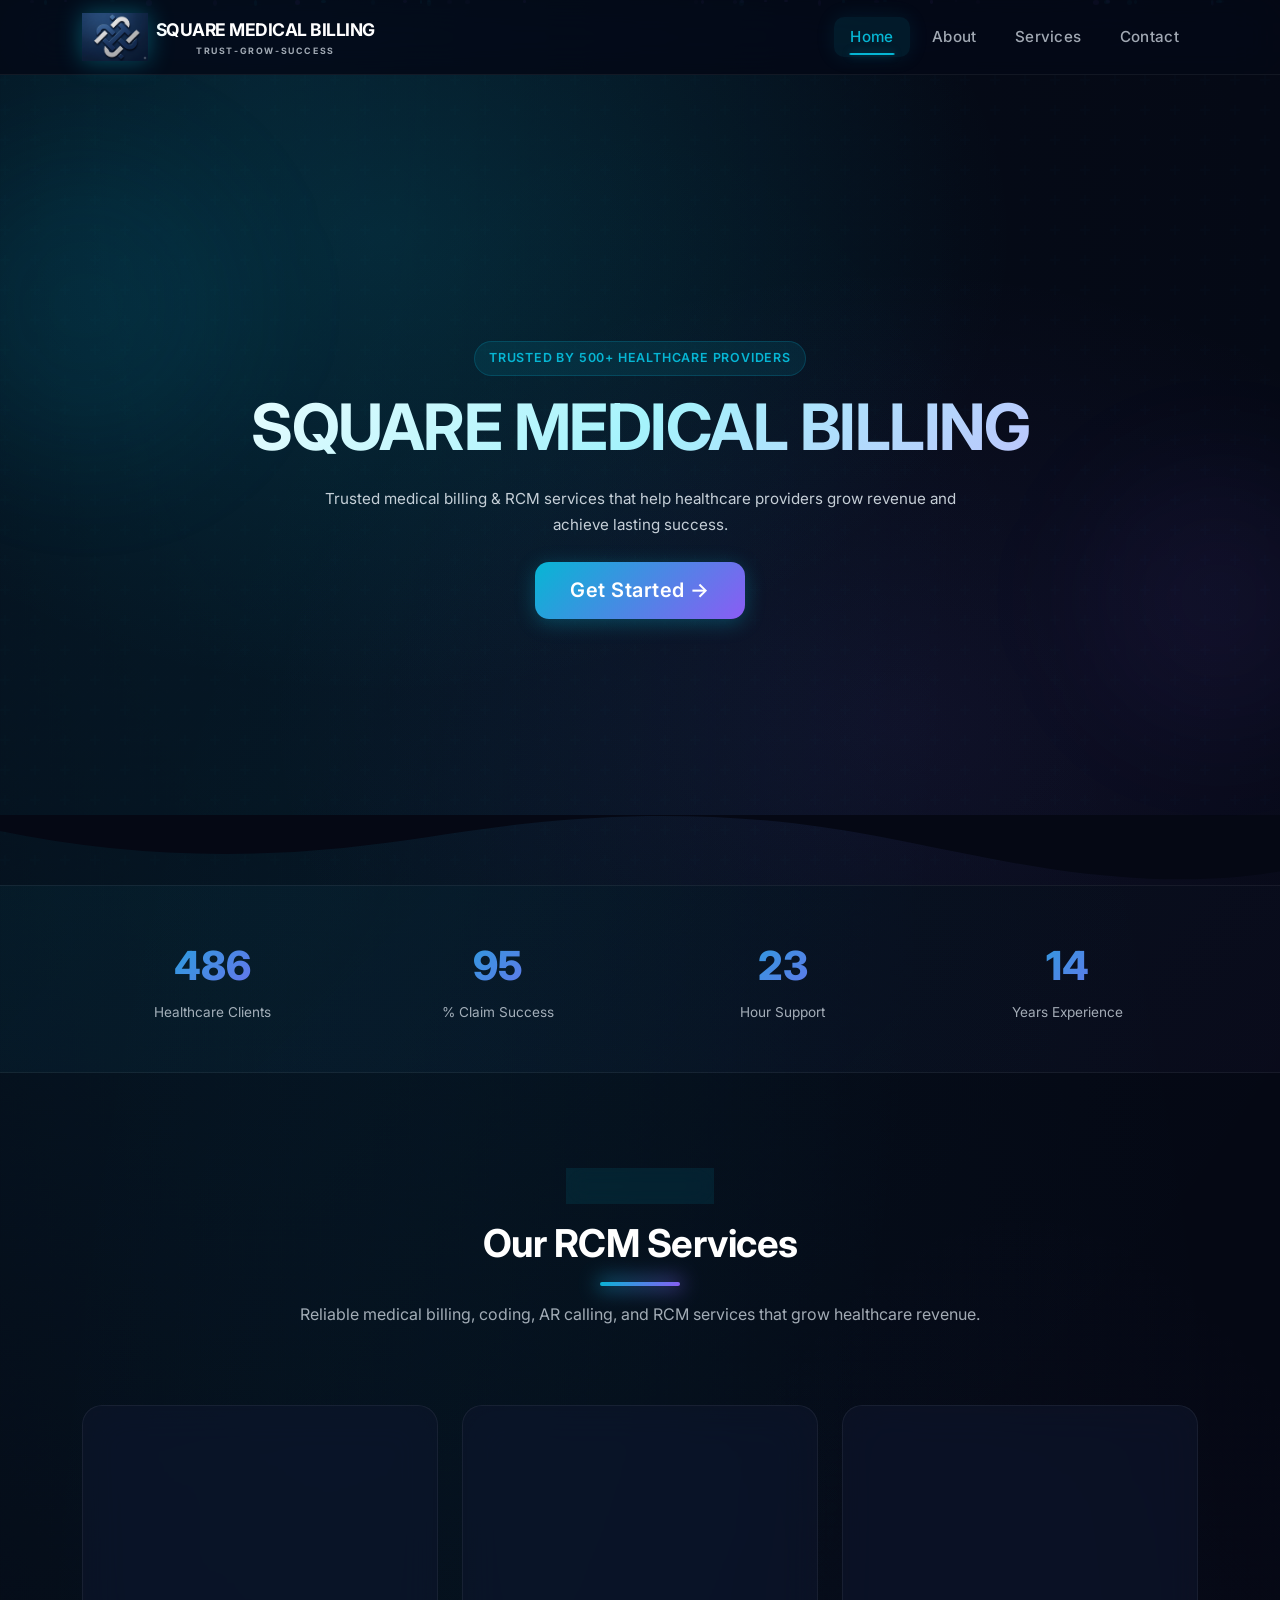
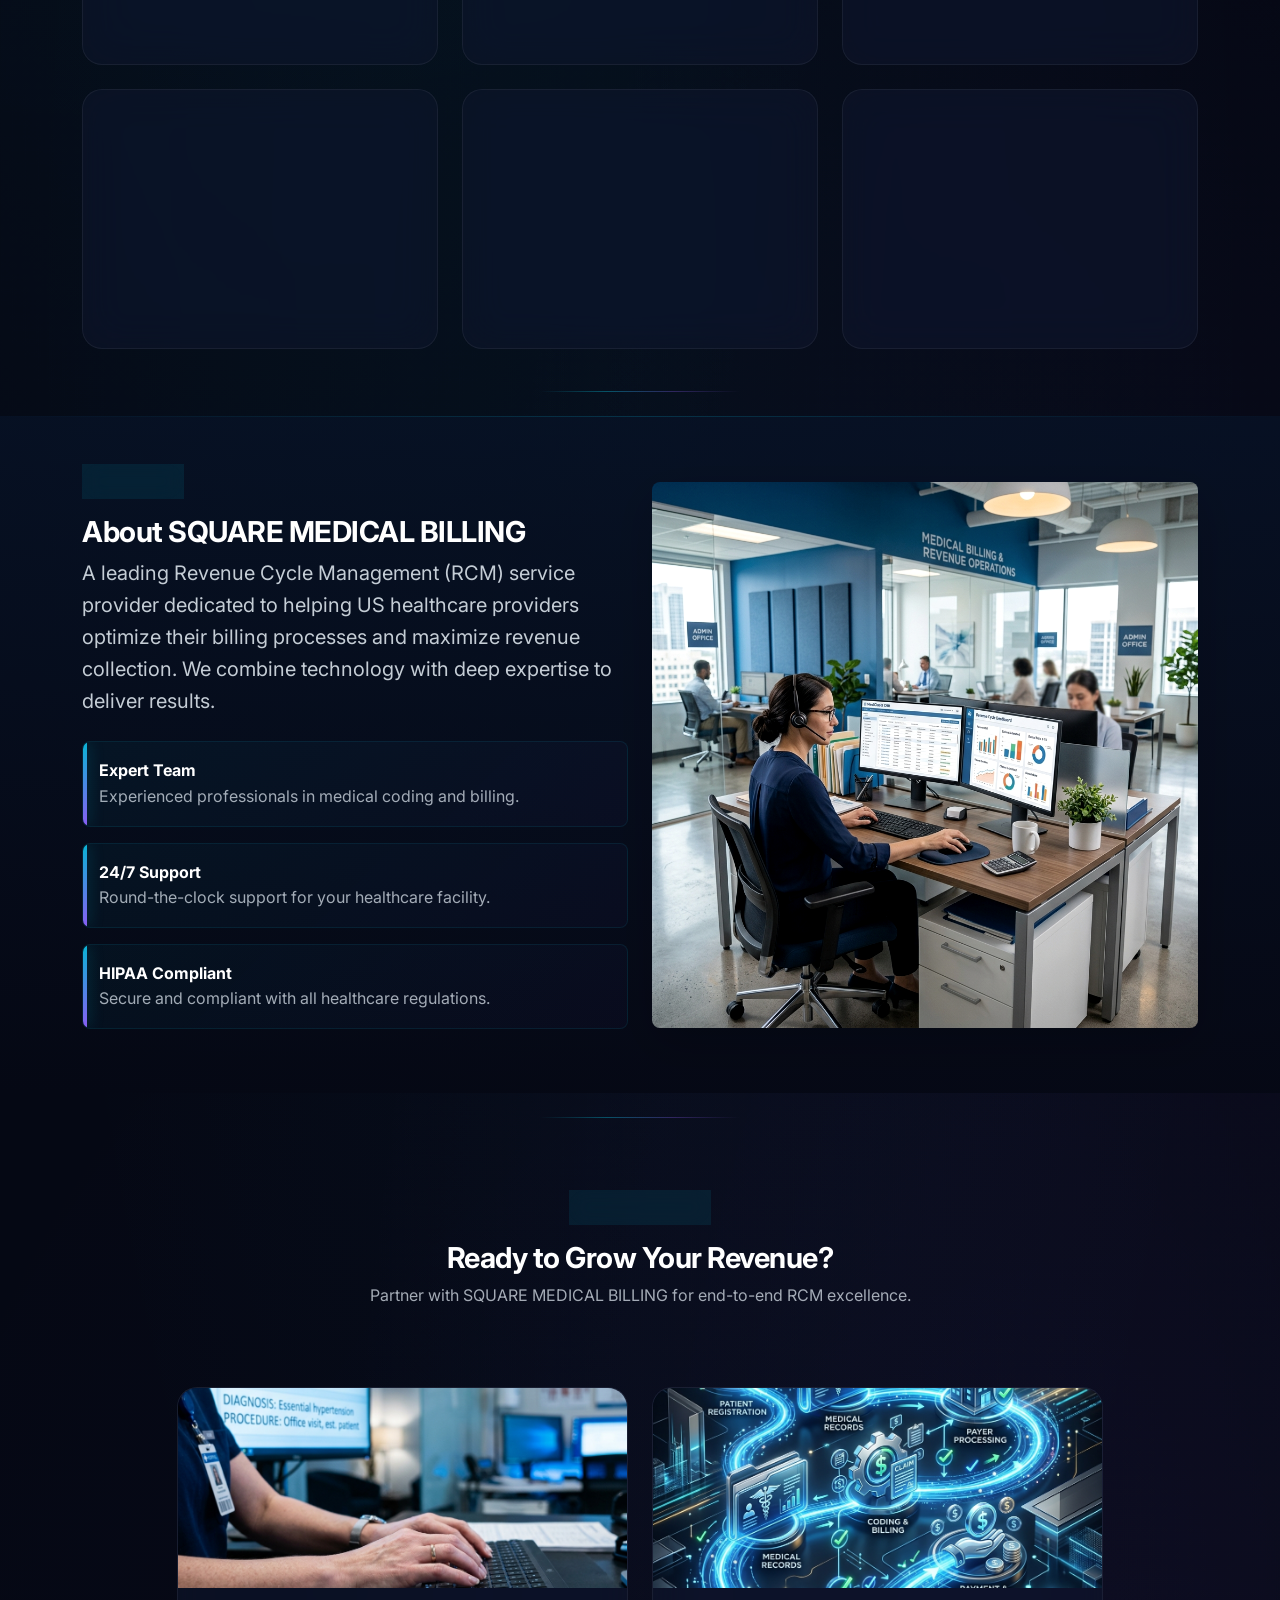
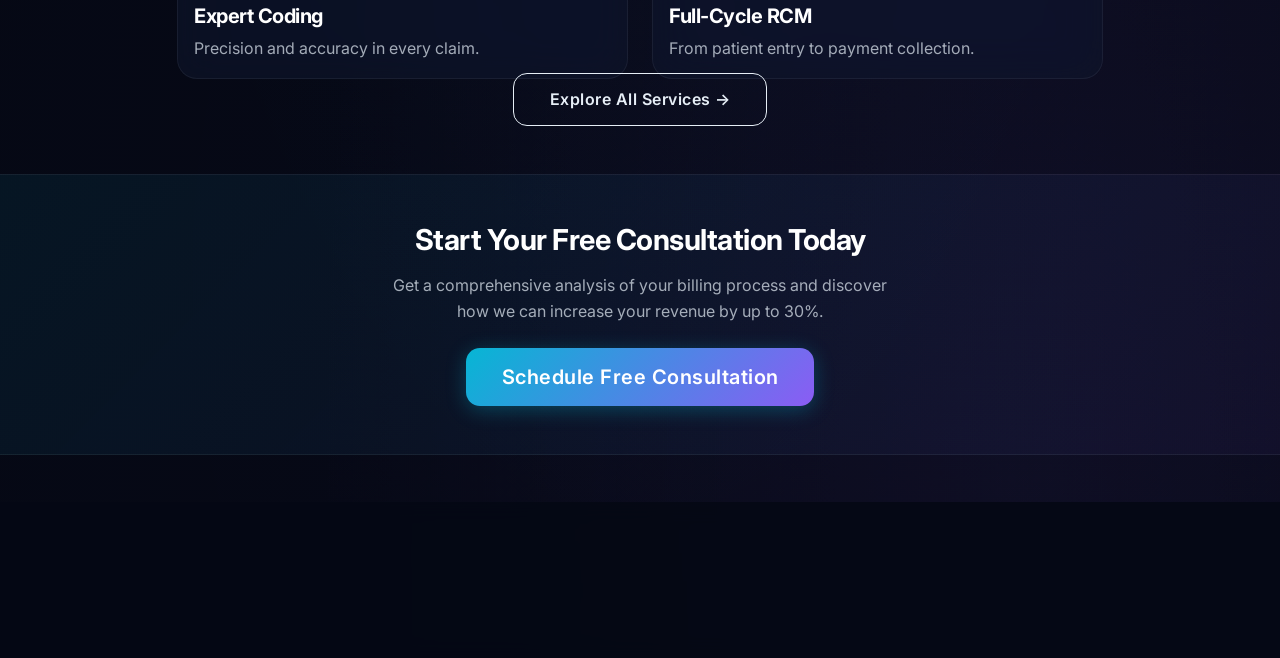
<file: index.html>
<!doctype html>
<html lang="en">
  <head>
    <meta charset="utf-8" />
    <meta name="viewport" content="width=device-width, initial-scale=1" />
    <title>SQUARE MEDICAL BILLING</title>
    <meta name="description" content="Square Medical Billing provides trusted medical billing, coding, AR calling, and Revenue Cycle Management (RCM) services to help US healthcare providers optimize revenue and grow their practice.">
    <link href="https://cdn.jsdelivr.net/npm/bootstrap@5.3.2/dist/css/bootstrap.min.css" rel="stylesheet">
    <link href="https://fonts.googleapis.com/css2?family=Inter:wght@300;400;500;600;700;800&display=swap" rel="stylesheet">
    <link rel="stylesheet" href="styles.css">
</head>
  <body>
    <!-- Animated Background Mesh -->
    <div class="bg-mesh"></div>

    <!-- Preloader -->
    <div id="preloader" style="position:fixed;top:0;left:0;width:100%;height:100%;background:var(--bg);z-index:9999;display:flex;align-items:center;justify-content:center;flex-direction:column;">
      <div style="width:50px;height:50px;border:3px solid rgba(6,182,212,0.2);border-top-color:var(--cyan);border-radius:50%;animation:spin 1s linear infinite;"></div>
      <p style="margin-top:1rem;color:var(--text-secondary);font-size:0.9rem;">Loading...</p>
      <style>@keyframes spin{to{transform:rotate(360deg);}}</style>
    </div>

    <nav class="navbar navbar-expand-lg navbar-dark sticky-top border-bottom">
      <div class="container">
        <a class="navbar-brand d-flex align-items-center" href="index.html">
          <img src="src/assets/logo.png" alt="logo" height="48" class="me-2">
          <div class="text-center">
            <div class="fw-bold small">SQUARE MEDICAL BILLING</div>
            <div class="text-muted tiny d-block text-center">TRUST-GROW-SUCCESS</div>
          </div>
        </a>
        <button class="navbar-toggler" type="button" data-bs-toggle="collapse" data-bs-target="#nav" aria-controls="nav" aria-expanded="false">
          <span class="navbar-toggler-icon"></span>
        </button>
        <div class="collapse navbar-collapse" id="nav">
          <ul class="navbar-nav ms-auto">
            <li class="nav-item"><a class="nav-link active" href="index.html">Home</a></li>
            <li class="nav-item"><a class="nav-link" href="about.html">About</a></li>
            <li class="nav-item"><a class="nav-link" href="services.html">Services</a></li>
            <li class="nav-item"><a class="nav-link" href="contact.html">Contact</a></li>
          </ul>
        </div>
      </div>
    </nav>

    <header class="hero text-center text-white d-flex align-items-center">
      <div class="hero-bg"></div>
      <div class="container">
        <div class="reveal-scale">
          <span class="badge-glow mb-3 d-inline-block">Trusted by 500+ Healthcare Providers</span>
          <h1 class="display-5 fw-bold mb-4">SQUARE MEDICAL BILLING</h1>
          <p class="lead page-tagline mb-4 mx-auto" style="max-width: 650px;">Trusted medical billing &amp; RCM services that help healthcare providers grow revenue and achieve lasting success.</p>
          <a href="contact.html" class="btn btn-cyan btn-lg">Get Started →</a>
        </div>
      </div>
      <!-- Wave Bottom -->
      <div class="wave-bottom">
        <svg data-name="Layer 1" xmlns="http://www.w3.org/2000/svg" viewBox="0 0 1200 120" preserveAspectRatio="none">
          <path d="M321.39,56.44c58-10.79,114.16-30.13,172-41.86,82.39-16.72,168.19-17.73,250.45-.39C823.78,31,906.67,72,985.66,92.83c70.05,18.48,146.53,26.09,214.34,3V0H0V27.35A600.21,600.21,0,0,0,321.39,56.44Z" class="shape-fill"></path>
        </svg>
      </div>
    </header>

    <!-- Stats Section -->
    <section class="stats-section py-4">
      <div class="container">
        <div class="row g-4">
          <div class="col-6 col-md-3">
            <div class="stat-item reveal stagger-1">
              <span class="stat-number" data-target="500">0</span>
              <div class="stat-label">Healthcare Clients</div>
            </div>
          </div>
          <div class="col-6 col-md-3">
            <div class="stat-item reveal stagger-2">
              <span class="stat-number" data-target="98">0</span>
              <div class="stat-label">% Claim Success</div>
            </div>
          </div>
          <div class="col-6 col-md-3">
            <div class="stat-item reveal stagger-3">
              <span class="stat-number" data-target="24">0</span>
              <div class="stat-label">Hour Support</div>
            </div>
          </div>
          <div class="col-6 col-md-3">
            <div class="stat-item reveal stagger-4">
              <span class="stat-number" data-target="15">0</span>
              <div class="stat-label">Years Experience</div>
            </div>
          </div>
        </div>
      </div>
    </section>

    <main class="py-5">
      <section class="container py-5">
        <div class="text-center mb-5">
          <span class="badge-glow mb-3 d-inline-block">What We Offer</span>
          <h2 class="text-white reveal">Our RCM Services</h2>
          <div class="underline mx-auto my-3"></div>
          <p class="text-muted reveal stagger-1">Reliable medical billing, coding, AR calling, and RCM services that grow healthcare revenue.</p>
        </div>

        <div class="row g-4">
          <div class="col-sm-6 col-lg-4">
            <div class="card card-dark h-100 p-4 service-card reveal stagger-1">
              <div class="display-4">📋</div>
              <h5 class="mt-3">Medical Transcription</h5>
              <p class="text-muted">Accurate transcription of medical records and clinical documentation.</p>
            </div>
          </div>
          <div class="col-sm-6 col-lg-4">
            <div class="card card-dark h-100 p-4 service-card reveal stagger-2">
              <div class="display-4">👥</div>
              <h5 class="mt-3">Patient Details Entry</h5>
              <p class="text-muted">Comprehensive patient data capture and management for billing accuracy.</p>
            </div>
          </div>
          <div class="col-sm-6 col-lg-4">
            <div class="card card-dark h-100 p-4 service-card reveal stagger-3">
              <div class="display-4">💳</div>
              <h5 class="mt-3">Charge Entry</h5>
              <p class="text-muted">Accurate charge posting and service documentation for max reimbursement.</p>
            </div>
          </div>
          <div class="col-sm-6 col-lg-4">
            <div class="card card-dark h-100 p-4 service-card reveal stagger-4">
              <div class="display-4">🏥</div>
              <h5 class="mt-3">Medical Coding</h5>
              <p class="text-muted">Professional ICD-10 and CPT coding for optimal claim processing.</p>
            </div>
          </div>
          <div class="col-sm-6 col-lg-4">
            <div class="card card-dark h-100 p-4 service-card reveal stagger-5">
              <div class="display-4">💰</div>
              <h5 class="mt-3">Payment Processing</h5>
              <p class="text-muted">Efficient claims submission and payment reconciliation.</p>
            </div>
          </div>
          <div class="col-sm-6 col-lg-4">
            <div class="card card-dark h-100 p-4 service-card reveal stagger-6">
              <div class="display-4">📞</div>
              <h5 class="mt-3">AR Calling</h5>
              <p class="text-muted">Strategic accounts receivable follow-up to maximize collections.</p>
            </div>
          </div>
        </div>
      </section>

      <div class="section-divider my-4"></div>

      <section class="bg-darker py-5">
        <div class="container">
          <div class="row align-items-center">
            <div class="col-md-6 text-white">
              <span class="badge-glow mb-3 d-inline-block">About Us</span>
              <h3 class="reveal">About SQUARE MEDICAL BILLING</h3>
              <p class="lead text-muted reveal stagger-1">A leading Revenue Cycle Management (RCM) service provider dedicated to helping US healthcare providers optimize their billing processes and maximize revenue collection. We combine technology with deep expertise to deliver results.</p>
              <div class="mt-4">
                <div class="mb-3 highlight p-3 rounded-3 reveal stagger-1">
                  <div class="fw-bold">Expert Team</div>
                  <div class="text-muted">Experienced professionals in medical coding and billing.</div>
                </div>
                <div class="mb-3 highlight p-3 rounded-3 reveal stagger-2">
                  <div class="fw-bold">24/7 Support</div>
                  <div class="text-muted">Round-the-clock support for your healthcare facility.</div>
                </div>
                <div class="mb-3 highlight p-3 rounded-3 reveal stagger-3">
                  <div class="fw-bold">HIPAA Compliant</div>
                  <div class="text-muted">Secure and compliant with all healthcare regulations.</div>
                </div>
              </div>
            </div>
            <div class="col-md-6 text-center reveal-right">
              <img src="src/assets/hero.png" alt="Medical Billing Professional" class="img-fluid rounded-3 shadow-lg hero-img">
            </div>
          </div>
        </div>
      </section>

      <div class="section-divider my-4"></div>

      <section class="container py-5 text-center">
        <span class="badge-glow mb-3 d-inline-block">Let's Connect</span>
        <h3 class="text-white reveal">Ready to Grow Your Revenue?</h3>
        <p class="text-muted reveal stagger-1">Partner with SQUARE MEDICAL BILLING for end-to-end RCM excellence.</p>
        <div class="row g-4 justify-content-center mt-4">
          <div class="col-md-5">
            <div class="card card-dark overflow-hidden reveal-left stagger-1">
              <img src="src/assets/coding.png" class="card-img-top" alt="coding" style="height:200px;object-fit:cover;">
              <div class="card-body text-start">
                <h5 class="card-title text-white">Expert Coding</h5>
                <p class="card-text text-muted">Precision and accuracy in every claim.</p>
              </div>
            </div>
          </div>
          <div class="col-md-5">
            <div class="card card-dark overflow-hidden reveal-right stagger-2">
              <img src="src/assets/rcm.png" class="card-img-top" alt="rcm" style="height:200px;object-fit:cover;">
              <div class="card-body text-start">
                <h5 class="card-title text-white">Full-Cycle RCM</h5>
                <p class="card-text text-muted">From patient entry to payment collection.</p>
              </div>
            </div>
          </div>
        </div>
        <a class="btn btn-outline-cyan mt-4 reveal stagger-3" href="services.html">Explore All Services →</a>
      </section>

      <!-- CTA Section -->
      <section class="py-5" style="background: linear-gradient(135deg, rgba(6,182,212,0.08), rgba(139,92,246,0.05)); border-top: 1px solid var(--border); border-bottom: 1px solid var(--border);">
        <div class="container text-center">
          <div class="reveal">
            <h3 class="text-white mb-3">Start Your Free Consultation Today</h3>
            <p class="text-muted mb-4" style="max-width: 500px; margin: 0 auto;">Get a comprehensive analysis of your billing process and discover how we can increase your revenue by up to 30%.</p>
            <a href="contact.html" class="btn btn-cyan btn-lg">Schedule Free Consultation</a>
          </div>
        </div>
      </section>
    </main>

<footer class="py-4 border-top">
      <div class="container">
        <div class="row g-4">   
          <div class="col-md-4 text-center text-md-start">
            <div>
              <!-- Logo Image -->
              <img src="src/assets/logo.png" height="40" alt="logo" class="me-2">
              
              <!-- FIXED: Company Name now appears first -->
              <small class="d-block mt-1">© 2026 SQUARE MEDICAL BILLING. All rights reserved.</small>
              
              <!-- FIXED: Tagline now appears after the company name -->
              <small class="d-block text-muted tiny mt-1">TRUST-GROW-SUCCESS</small>
            </div>
          </div>
          <div class="col-md-4 text-center">
            <div class="d-flex justify-content-center gap-4">
              <a href="about.html" class="text-muted text-decoration-none hover-link">About Us</a>
              <a href="contact.html" class="text-muted text-decoration-none hover-link">Contact Us</a>
            </div>
          </div>
          <div class="col-md-4 text-center text-md-end">
            <div class="mt-3 mt-md-0">
              <small class="d-block">📞 +91 96008 29498 | +91 9080995606.</small>
              <small class="d-block mt-1">📧 office@squaremedicalbilling.in</small>
            </div>
          </div> 
        </div>
      </div>
    </footer>

    <script src="https://code.jquery.com/jquery-3.7.1.min.js"></script>
    <script src="https://cdn.jsdelivr.net/npm/bootstrap@5.3.2/dist/js/bootstrap.bundle.min.js"></script>
    <script src="main.js"></script>
  </body>
</html>
</file>
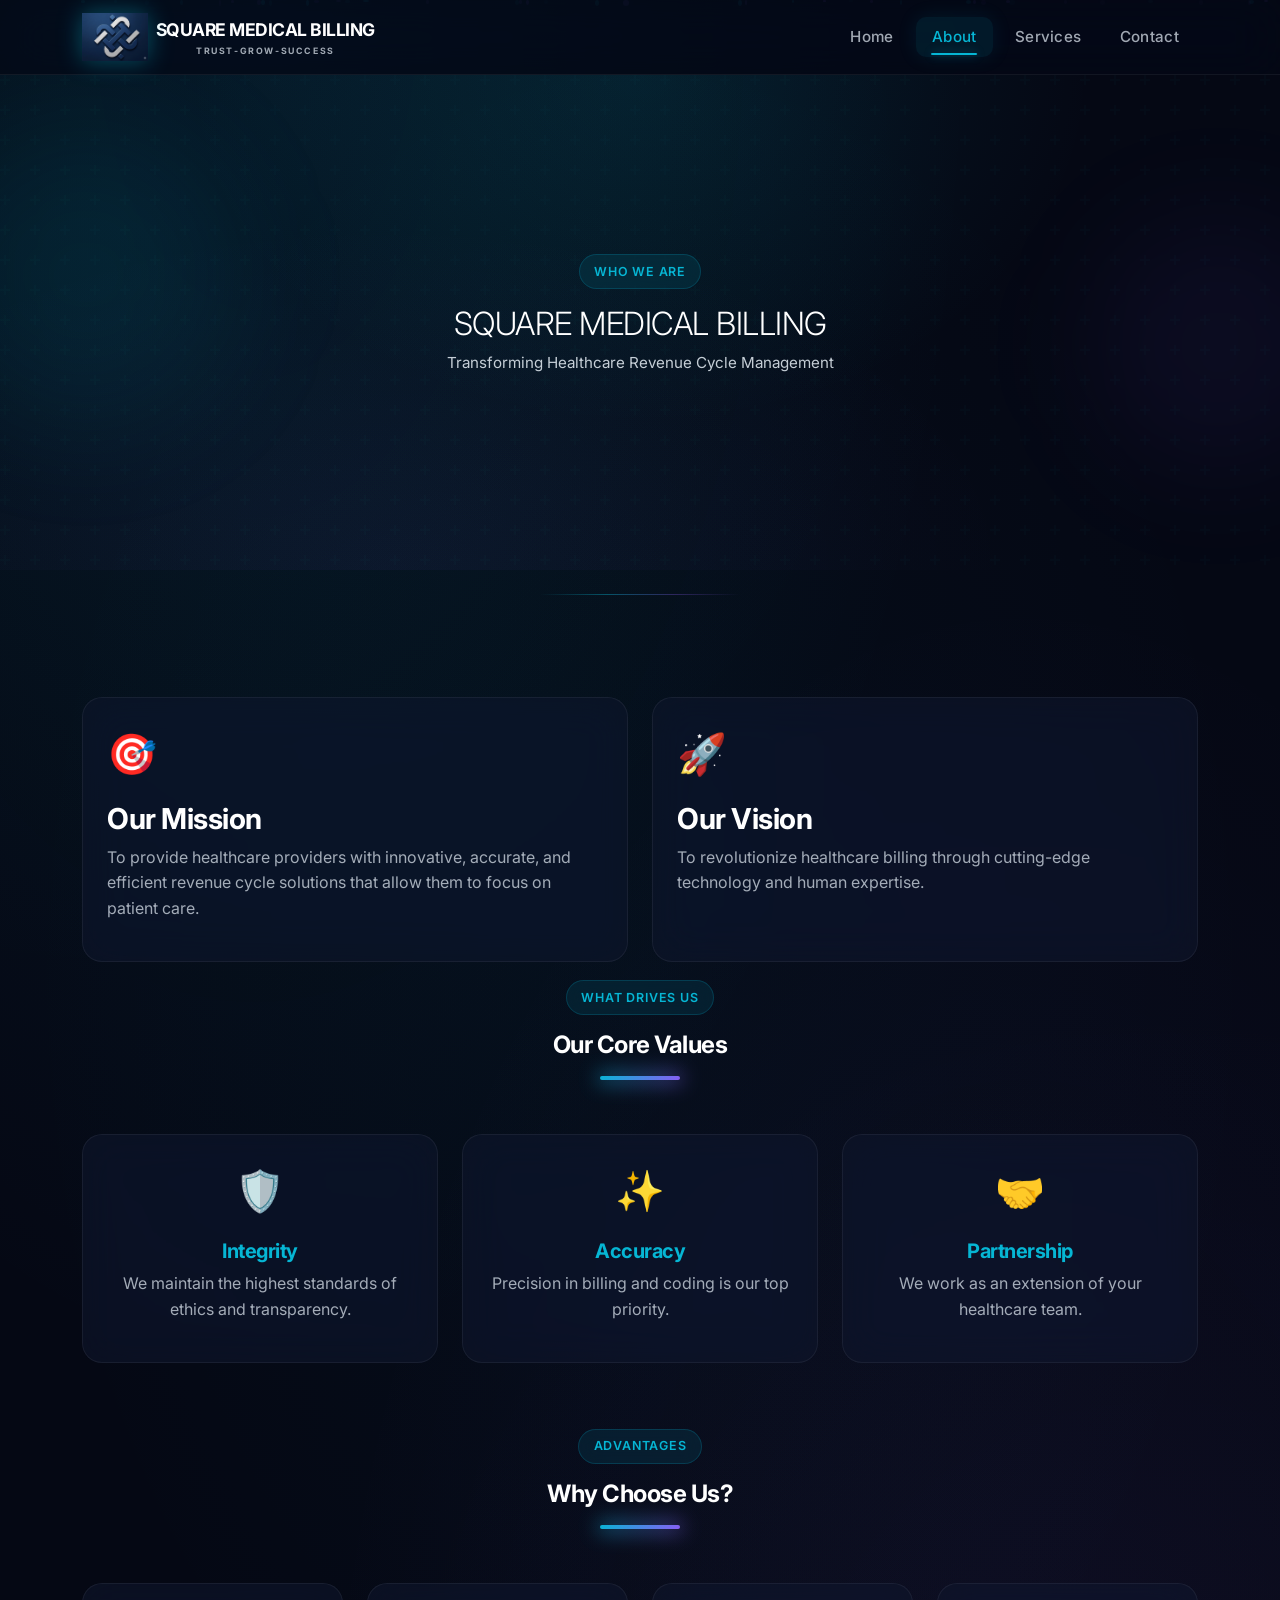
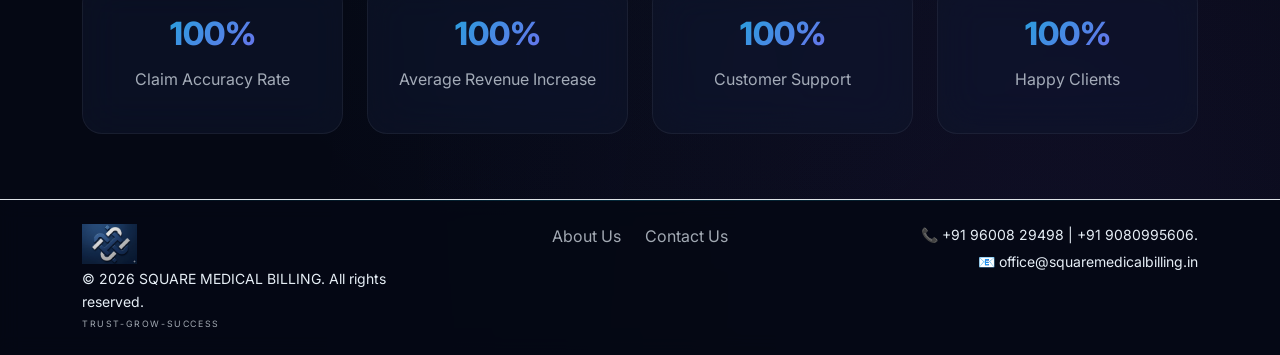
<file: about.html>
<!doctype html>
<html lang="en">
  <head>
    <meta charset="utf-8" />
    <meta name="viewport" content="width=device-width, initial-scale=1" />
    <title>About — SQUARE MEDICAL BILLING</title>
    <meta name="description" content="Learn about Square Medical Billing — a leading Revenue Cycle Management provider dedicated to helping US healthcare providers optimize billing, maximize revenue, and achieve lasting success.">
    <link href="https://cdn.jsdelivr.net/npm/bootstrap@5.3.2/dist/css/bootstrap.min.css" rel="stylesheet">
    <link href="https://fonts.googleapis.com/css2?family=Inter:wght@300;400;500;600;700;800&display=swap" rel="stylesheet">
    <link rel="stylesheet" href="styles.css">
</head>
  <body>
    <!-- Animated Background Mesh -->
    <div class="bg-mesh"></div>

    <nav class="navbar navbar-expand-lg navbar-dark sticky-top border-bottom">
      <div class="container">
        <a class="navbar-brand d-flex align-items-center" href="index.html">
          <img src="src/assets/logo.png" alt="logo" height="48" class="me-2">
          <div class="text-center">
            <div class="fw-bold small">SQUARE MEDICAL BILLING</div>
            <div class="text-muted tiny d-block text-center">TRUST-GROW-SUCCESS</div>
          </div>
        </a>
        <button class="navbar-toggler" type="button" data-bs-toggle="collapse" data-bs-target="#nav" aria-controls="nav" aria-expanded="false">
          <span class="navbar-toggler-icon"></span>
        </button>
        <div class="collapse navbar-collapse" id="nav">
          <ul class="navbar-nav ms-auto">
            <li class="nav-item"><a class="nav-link" href="index.html">Home</a></li>
            <li class="nav-item"><a class="nav-link active" href="about.html">About</a></li>
            <li class="nav-item"><a class="nav-link" href="services.html">Services</a></li>
            <li class="nav-item"><a class="nav-link" href="contact.html">Contact</a></li>
          </ul>
        </div>
      </div>
    </nav>

    <main class="py-0">
      <!-- About Hero -->
      <section class="about-hero py-5 text-center">
        <div class="container">
          <span class="badge-glow mb-3 d-inline-block">Who We Are</span>
          <h1 class="display-6 reveal">SQUARE MEDICAL BILLING</h1>
          <p class="lead page-tagline text-muted reveal stagger-1">Transforming Healthcare Revenue Cycle Management</p>
        </div>
      </section>

      <div class="section-divider my-4"></div>

      <section class="container py-5">
        <div class="row g-4">
          <div class="col-md-6">
            <div class="card card-dark p-4 h-100 reveal-left stagger-1">
              <div class="mb-3">
                <span style="font-size:2.5rem;">🎯</span>
              </div>
              <h3>Our Mission</h3>
              <p class="text-muted">To provide healthcare providers with innovative, accurate, and efficient revenue cycle solutions that allow them to focus on patient care.</p>
            </div>
          </div>
          <div class="col-md-6">
            <div class="card card-dark p-4 h-100 reveal-right stagger-2">
              <div class="mb-3">
                <span style="font-size:2.5rem;">🚀</span>
              </div>
              <h3>Our Vision</h3>
              <p class="text-muted">To revolutionize healthcare billing through cutting-edge technology and human expertise.</p>
            </div>
          </div>
        </div>

        <div class="py-5">
          <div class="text-center mb-4">
            <span class="badge-glow mb-3 d-inline-block">What Drives Us</span>
            <h4 class="text-white reveal">Our Core Values</h4>
            <div class="underline mx-auto my-3"></div>
          </div>
          <div class="row g-4">
            <div class="col-md-4">
              <div class="card card-dark p-4 text-center h-100 reveal stagger-1">
                <div class="mb-3">
                  <span style="font-size:2.5rem;">🛡️</span>
                </div>
                <h5 class="text-cyan">Integrity</h5>
                <p class="text-muted">We maintain the highest standards of ethics and transparency.</p>
              </div>
            </div>
            <div class="col-md-4">
              <div class="card card-dark p-4 text-center h-100 reveal stagger-2">
                <div class="mb-3">
                  <span style="font-size:2.5rem;">✨</span>
                </div>
                <h5 class="text-cyan">Accuracy</h5>
                <p class="text-muted">Precision in billing and coding is our top priority.</p>
              </div>
            </div>
            <div class="col-md-4">
              <div class="card card-dark p-4 text-center h-100 reveal stagger-3">
                <div class="mb-3">
                  <span style="font-size:2.5rem;">🤝</span>
                </div>
                <h5 class="text-cyan">Partnership</h5>
                <p class="text-muted">We work as an extension of your healthcare team.</p>
              </div>
            </div>
          </div>
        </div>

        <!-- Why Choose Us Section -->
        <div class="py-5">
          <div class="text-center mb-4">
            <span class="badge-glow mb-3 d-inline-block">Advantages</span>
            <h4 class="text-white reveal">Why Choose Us?</h4>
            <div class="underline mx-auto my-3"></div>
          </div>
          <div class="row g-4">
            <div class="col-md-6 col-lg-3">
              <div class="card card-dark p-4 text-center h-100 reveal stagger-1">
                <div class="counter-number" style="font-size:2rem;" data-target="99">100%</div>
                <p class="text-muted mt-2">Claim Accuracy Rate</p>
              </div>
            </div>
            <div class="col-md-6 col-lg-3">
              <div class="card card-dark p-4 text-center h-100 reveal stagger-2">
                <div class="counter-number" style="font-size:2rem;" data-target="30">100%</div>
                <p class="text-muted mt-2">Average Revenue Increase</p>
              </div>
            </div>
            <div class="col-md-6 col-lg-3">
              <div class="card card-dark p-4 text-center h-100 reveal stagger-3">
                <div class="counter-number" style="font-size:2rem;" data-target="24">100%</div>
                <p class="text-muted mt-2">Customer Support</p>
              </div>
            </div>
            <div class="col-md-6 col-lg-3">
              <div class="card card-dark p-4 text-center h-100 reveal stagger-4">
                <div class="counter-number" style="font-size:2rem;" data-target="500">100%</div>
                <p class="text-muted mt-2">Happy Clients</p>
              </div>
            </div>
          </div>
        </div>
      </section>
    </main>

<footer class="py-4 border-top">
      <div class="container">
        <div class="row g-4">   
          <div class="col-md-4 text-center text-md-start">
            <div>
              <!-- Logo Image -->
              <img src="src/assets/logo.png" height="40" alt="logo" class="me-2">
              
              <!-- FIXED: Company Name now appears first -->
              <small class="d-block mt-1">© 2026 SQUARE MEDICAL BILLING. All rights reserved.</small>
              
              <!-- FIXED: Tagline now appears after the company name -->
              <small class="d-block text-muted tiny mt-1">TRUST-GROW-SUCCESS</small>
            </div>
          </div>
          <div class="col-md-4 text-center">
            <div class="d-flex justify-content-center gap-4">
              <a href="about.html" class="text-muted text-decoration-none hover-link">About Us</a>
              <a href="contact.html" class="text-muted text-decoration-none hover-link">Contact Us</a>
            </div>
          </div>
          <div class="col-md-4 text-center text-md-end">
            <div class="mt-3 mt-md-0">
              <small class="d-block">📞 +91 96008 29498 | +91 9080995606.</small>
              <small class="d-block mt-1">📧 office@squaremedicalbilling.in</small>
            </div>
          </div> 
        </div>
      </div>
    </footer>

    <script src="https://code.jquery.com/jquery-3.7.1.min.js"></script>
    <script src="https://cdn.jsdelivr.net/npm/bootstrap@5.3.2/dist/js/bootstrap.bundle.min.js"></script>
    <script src="main.js"></script>
  </body>
</html>
</file>
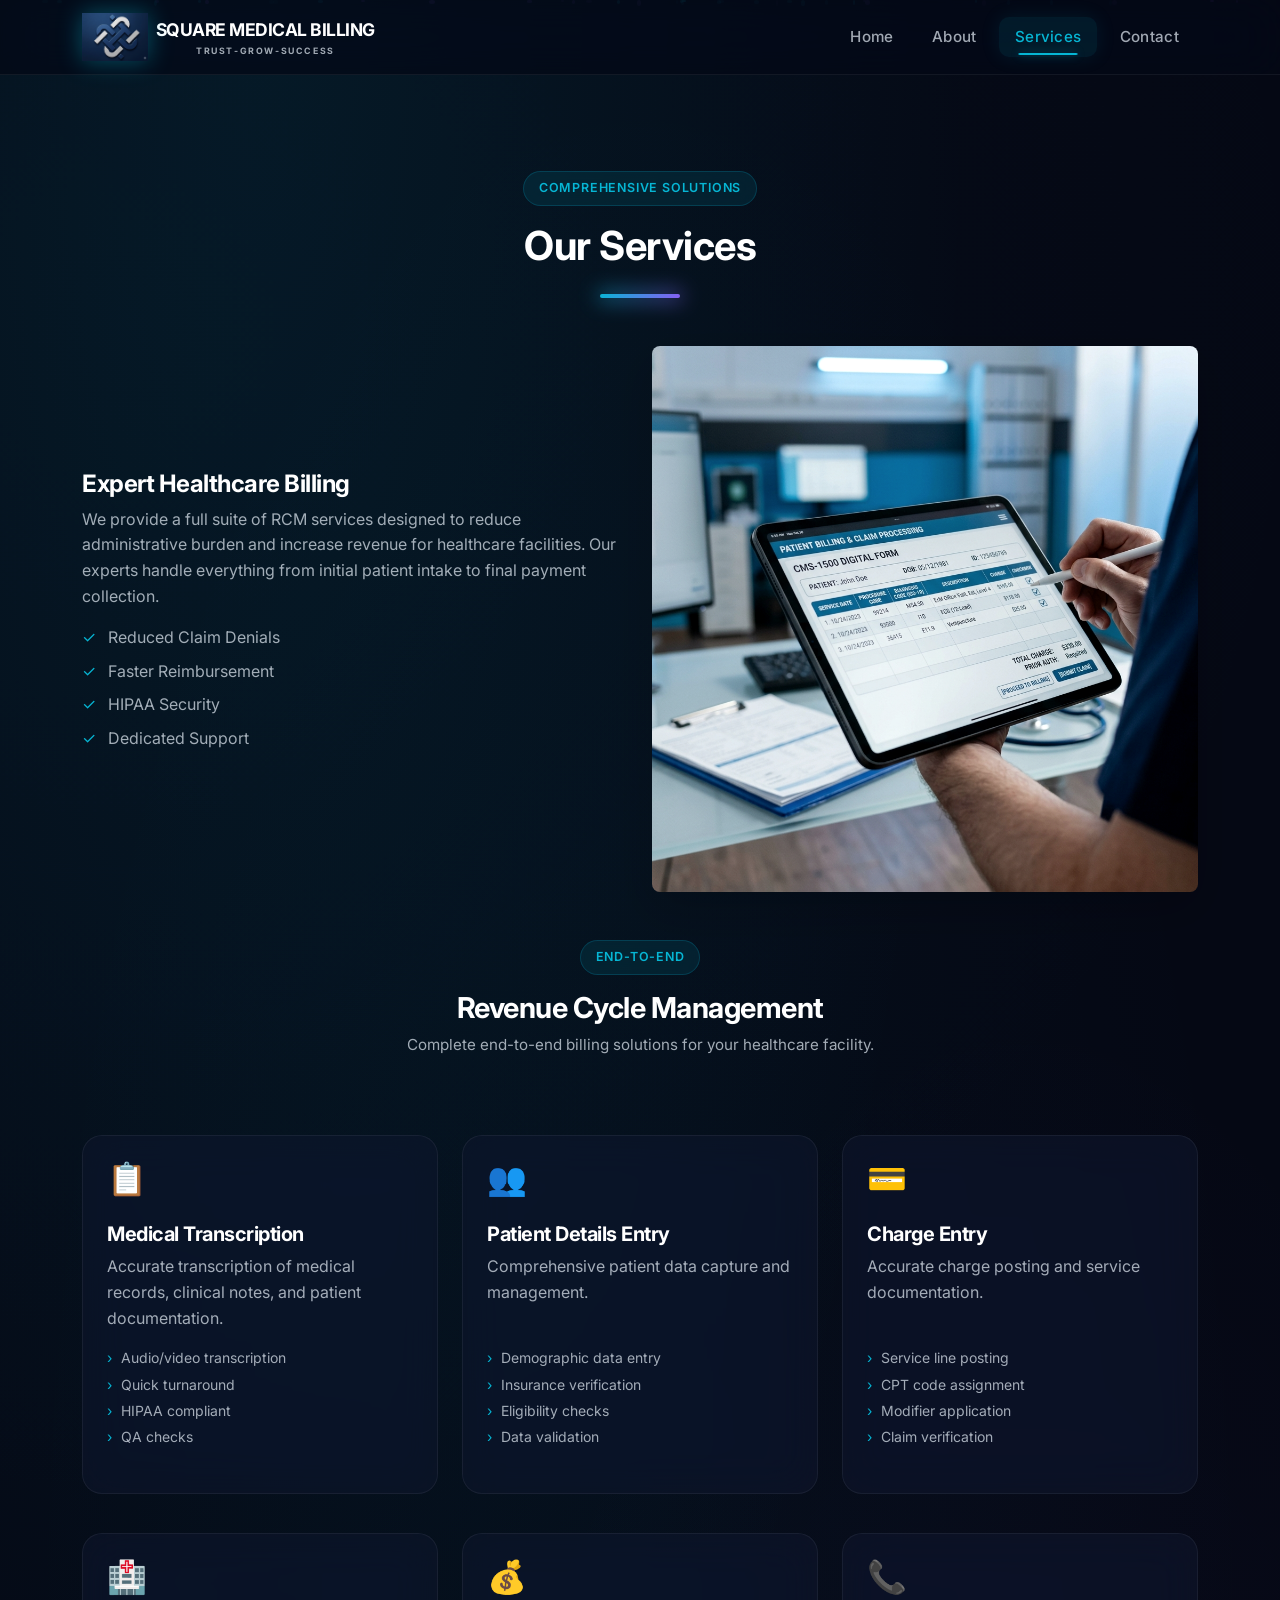
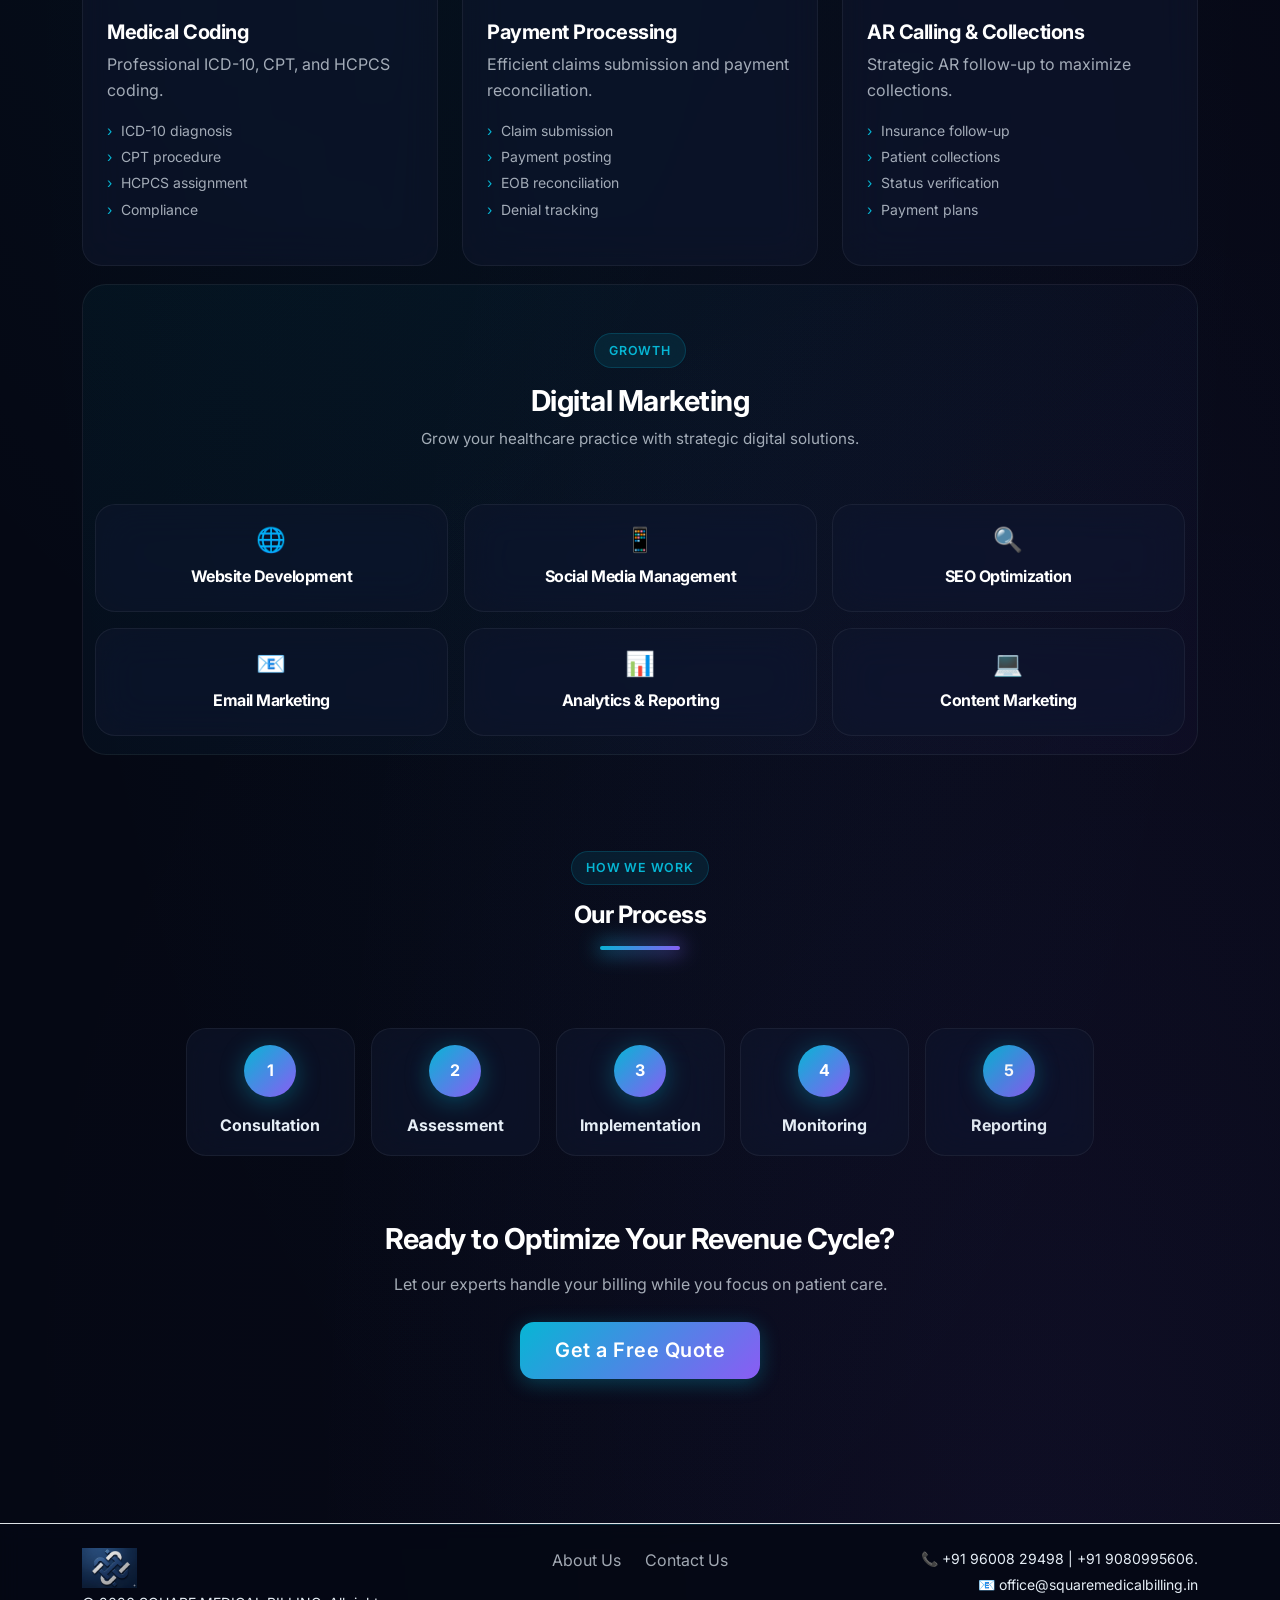
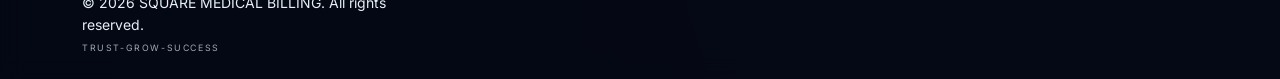
<file: services.html>
<!doctype html>
<html lang="en">
  <head>
    <meta charset="utf-8" />
    <meta name="viewport" content="width=device-width, initial-scale=1" />
    <title>Services — SQUARE MEDICAL BILLING</title>
    <meta name="description" content="Explore Square Medical Billing's comprehensive services: medical transcription, patient data entry, charge entry, medical coding, payment processing, AR calling, and digital marketing for healthcare providers.">
    <link href="https://cdn.jsdelivr.net/npm/bootstrap@5.3.2/dist/css/bootstrap.min.css" rel="stylesheet">
    <link href="https://fonts.googleapis.com/css2?family=Inter:wght@300;400;500;600;700;800&display=swap" rel="stylesheet">
    <link rel="stylesheet" href="styles.css">
</head>
  <body>
    <!-- Animated Background Mesh -->
    <div class="bg-mesh"></div>

    <nav class="navbar navbar-expand-lg navbar-dark sticky-top border-bottom">
      <div class="container">
        <a class="navbar-brand d-flex align-items-center" href="index.html">
          <img src="src/assets/logo.png" alt="logo" height="48" class="me-2">
          <div class="text-center">
            <div class="fw-bold small">SQUARE MEDICAL BILLING</div>
            <div class="text-muted tiny d-block text-center">TRUST-GROW-SUCCESS</div>
          </div>
        </a>
        <button class="navbar-toggler" type="button" data-bs-toggle="collapse" data-bs-target="#nav" aria-controls="nav" aria-expanded="false">
          <span class="navbar-toggler-icon"></span>
        </button>
        <div class="collapse navbar-collapse" id="nav">
          <ul class="navbar-nav ms-auto">
            <li class="nav-item"><a class="nav-link" href="index.html">Home</a></li>
            <li class="nav-item"><a class="nav-link" href="about.html">About</a></li>
            <li class="nav-item"><a class="nav-link active" href="services.html">Services</a></li>
            <li class="nav-item"><a class="nav-link" href="contact.html">Contact</a></li>
          </ul>
        </div>
      </div>
    </nav>

    <main class="py-5">
      <section class="container py-5">
        <div class="text-center mb-5">
          <span class="badge-glow mb-3 d-inline-block">Comprehensive Solutions</span>
          <h1 class="mb-4 reveal">Our Services</h1>
          <div class="underline mx-auto my-3"></div>
        </div>

        <div class="row g-4 align-items-center mb-5">
          <div class="col-md-6 reveal-left">
            <h4 class="text-white">Expert Healthcare Billing</h4>
            <p class="text-muted">We provide a full suite of RCM services designed to reduce administrative burden and increase revenue for healthcare facilities. Our experts handle everything from initial patient intake to final payment collection.</p>
            <ul class="text-muted list-unstyled mt-3">
              <li class="mb-2"><span style="color:var(--cyan);margin-right:0.5rem;">✓</span> Reduced Claim Denials</li>
              <li class="mb-2"><span style="color:var(--cyan);margin-right:0.5rem;">✓</span> Faster Reimbursement</li>
              <li class="mb-2"><span style="color:var(--cyan);margin-right:0.5rem;">✓</span> HIPAA Security</li>
              <li class="mb-2"><span style="color:var(--cyan);margin-right:0.5rem;">✓</span> Dedicated Support</li>
            </ul>
          </div>
          <div class="col-md-6 text-center reveal-right">
            <img src="src/assets/billing-detail.png" alt="billing" class="img-fluid rounded-3 shadow-lg hero-img">
          </div>
        </div>

        <div class="mb-5">
          <div class="text-center mb-4">
            <span class="badge-glow mb-3 d-inline-block">End-to-End</span>
            <h3 class="text-white reveal">Revenue Cycle Management</h3>
            <p class="page-tagline text-muted reveal stagger-1">Complete end-to-end billing solutions for your healthcare facility.</p>
          </div>
        </div>

        <div class="row g-4">
          <div class="col-lg-4">
            <div class="card card-dark p-4 h-100 reveal stagger-1">
              <div class="display-6 mb-3">📋</div>
              <h5 class="mt-2">Medical Transcription</h5>
              <p class="text-muted">Accurate transcription of medical records, clinical notes, and patient documentation.</p>
              <ul class="text-muted small list-unstyled mt-auto">
                <li class="mb-1"><span style="color:var(--cyan);margin-right:0.3rem;">›</span> Audio/video transcription</li>
                <li class="mb-1"><span style="color:var(--cyan);margin-right:0.3rem;">›</span> Quick turnaround</li>
                <li class="mb-1"><span style="color:var(--cyan);margin-right:0.3rem;">›</span> HIPAA compliant</li>
                <li class="mb-1"><span style="color:var(--cyan);margin-right:0.3rem;">›</span> QA checks</li>
              </ul>
            </div>
          </div>
          <div class="col-lg-4">
            <div class="card card-dark p-4 h-100 reveal stagger-2">
              <div class="display-6 mb-3">👥</div>
              <h5 class="mt-2">Patient Details Entry</h5>
              <p class="text-muted">Comprehensive patient data capture and management.</p>
              <ul class="text-muted small list-unstyled mt-auto">
                <li class="mb-1"><span style="color:var(--cyan);margin-right:0.3rem;">›</span> Demographic data entry</li>
                <li class="mb-1"><span style="color:var(--cyan);margin-right:0.3rem;">›</span> Insurance verification</li>
                <li class="mb-1"><span style="color:var(--cyan);margin-right:0.3rem;">›</span> Eligibility checks</li>
                <li class="mb-1"><span style="color:var(--cyan);margin-right:0.3rem;">›</span> Data validation</li>
              </ul>
            </div>
          </div>
          <div class="col-lg-4">
            <div class="card card-dark p-4 h-100 reveal stagger-3">
              <div class="display-6 mb-3">💳</div>
              <h5 class="mt-2">Charge Entry</h5>
              <p class="text-muted">Accurate charge posting and service documentation.</p>
              <ul class="text-muted small list-unstyled mt-auto">
                <li class="mb-1"><span style="color:var(--cyan);margin-right:0.3rem;">›</span> Service line posting</li>
                <li class="mb-1"><span style="color:var(--cyan);margin-right:0.3rem;">›</span> CPT code assignment</li>
                <li class="mb-1"><span style="color:var(--cyan);margin-right:0.3rem;">›</span> Modifier application</li>
                <li class="mb-1"><span style="color:var(--cyan);margin-right:0.3rem;">›</span> Claim verification</li>
              </ul>
            </div>
          </div>
        </div>

        <div class="row g-4 mt-3">
          <div class="col-lg-4">
            <div class="card card-dark p-4 h-100 reveal stagger-1">
              <div class="display-6 mb-3">🏥</div>
              <h5 class="mt-2">Medical Coding</h5>
              <p class="text-muted">Professional ICD-10, CPT, and HCPCS coding.</p>
              <ul class="text-muted small list-unstyled mt-auto">
                <li class="mb-1"><span style="color:var(--cyan);margin-right:0.3rem;">›</span> ICD-10 diagnosis</li>
                <li class="mb-1"><span style="color:var(--cyan);margin-right:0.3rem;">›</span> CPT procedure</li>
                <li class="mb-1"><span style="color:var(--cyan);margin-right:0.3rem;">›</span> HCPCS assignment</li>
                <li class="mb-1"><span style="color:var(--cyan);margin-right:0.3rem;">›</span> Compliance</li>
              </ul>
            </div>
          </div>
          <div class="col-lg-4">
            <div class="card card-dark p-4 h-100 reveal stagger-2">
              <div class="display-6 mb-3">💰</div>
              <h5 class="mt-2">Payment Processing</h5>
              <p class="text-muted">Efficient claims submission and payment reconciliation.</p>
              <ul class="text-muted small list-unstyled mt-auto">
                <li class="mb-1"><span style="color:var(--cyan);margin-right:0.3rem;">›</span> Claim submission</li>
                <li class="mb-1"><span style="color:var(--cyan);margin-right:0.3rem;">›</span> Payment posting</li>
                <li class="mb-1"><span style="color:var(--cyan);margin-right:0.3rem;">›</span> EOB reconciliation</li>
                <li class="mb-1"><span style="color:var(--cyan);margin-right:0.3rem;">›</span> Denial tracking</li>
              </ul>
            </div>
          </div>
          <div class="col-lg-4">
            <div class="card card-dark p-4 h-100 reveal stagger-3">
              <div class="display-6 mb-3">📞</div>
              <h5 class="mt-2">AR Calling & Collections</h5>
              <p class="text-muted">Strategic AR follow-up to maximize collections.</p>
              <ul class="text-muted small list-unstyled mt-auto">
                <li class="mb-1"><span style="color:var(--cyan);margin-right:0.3rem;">›</span> Insurance follow-up</li>
                <li class="mb-1"><span style="color:var(--cyan);margin-right:0.3rem;">›</span> Patient collections</li>
                <li class="mb-1"><span style="color:var(--cyan);margin-right:0.3rem;">›</span> Status verification</li>
                <li class="mb-1"><span style="color:var(--cyan);margin-right:0.3rem;">›</span> Payment plans</li>
              </ul>
            </div>
          </div>
        </div>

        <!-- Digital Marketing Section -->
        <section class="py-5 mt-5" style="background: linear-gradient(135deg, rgba(6,182,212,0.05), rgba(139,92,246,0.03)); border-radius: 24px; border: 1px solid var(--border);">
          <div class="container">
            <div class="text-center mb-4">
              <span class="badge-glow mb-3 d-inline-block">Growth</span>
              <h3 class="text-white reveal">Digital Marketing</h3>
              <p class="page-tagline text-muted reveal stagger-1">Grow your healthcare practice with strategic digital solutions.</p>
            </div>
            <div class="row g-3">
              <div class="col-sm-6 col-lg-4">
                <div class="card card-dark p-3 text-center digital-card reveal stagger-1">
                  <span style="font-size:1.5rem;">🌐</span>
                  <h6 class="mt-2">Website Development</h6>
                </div>
              </div>
              <div class="col-sm-6 col-lg-4">
                <div class="card card-dark p-3 text-center digital-card reveal stagger-2">
                  <span style="font-size:1.5rem;">📱</span>
                  <h6 class="mt-2">Social Media Management</h6>
                </div>
              </div>
              <div class="col-sm-6 col-lg-4">
                <div class="card card-dark p-3 text-center digital-card reveal stagger-3">
                  <span style="font-size:1.5rem;">🔍</span>
                  <h6 class="mt-2">SEO Optimization</h6>
                </div>
              </div>
              <div class="col-sm-6 col-lg-4">
                <div class="card card-dark p-3 text-center digital-card reveal stagger-1">
                  <span style="font-size:1.5rem;">📧</span>
                  <h6 class="mt-2">Email Marketing</h6>
                </div>
              </div>
              <div class="col-sm-6 col-lg-4">
                <div class="card card-dark p-3 text-center digital-card reveal stagger-2">
                  <span style="font-size:1.5rem;">📊</span>
                  <h6 class="mt-2">Analytics & Reporting</h6>
                </div>
              </div>
              <div class="col-sm-6 col-lg-4">
                <div class="card card-dark p-3 text-center digital-card reveal stagger-3">
                  <span style="font-size:1.5rem;">💻</span>
                  <h6 class="mt-2">Content Marketing</h6>
                </div>
              </div>
            </div>
          </div>
        </section>

        <!-- Process Section -->
        <section class="container py-5 mt-5">
          <div class="text-center mb-5">
            <span class="badge-glow mb-3 d-inline-block">How We Work</span>
            <h4 class="text-white reveal">Our Process</h4>
            <div class="underline mx-auto my-3"></div>
          </div>
          <div class="row g-3 justify-content-center">
            <div class="col-md-2 col-sm-4">
              <div class="card card-dark p-3 text-center reveal stagger-1">
                <div class="process-number">1</div>
                <strong>Consultation</strong>
              </div>
            </div>
            <div class="col-md-2 col-sm-4">
              <div class="card card-dark p-3 text-center reveal stagger-2">
                <div class="process-number">2</div>
                <strong>Assessment</strong>
              </div>
            </div>
            <div class="col-md-2 col-sm-4">
              <div class="card card-dark p-3 text-center reveal stagger-3">
                <div class="process-number">3</div>
                <strong>Implementation</strong>
              </div>
            </div>
            <div class="col-md-2 col-sm-4">
              <div class="card card-dark p-3 text-center reveal stagger-4">
                <div class="process-number">4</div>
                <strong>Monitoring</strong>
              </div>
            </div>
            <div class="col-md-2 col-sm-4">
              <div class="card card-dark p-3 text-center reveal stagger-5">
                <div class="process-number">5</div>
                <strong>Reporting</strong>
              </div>
            </div>
          </div>
        </section>

        <!-- CTA -->
        <section class="text-center py-5">
          <div class="reveal">
            <h3 class="text-white mb-3">Ready to Optimize Your Revenue Cycle?</h3>
            <p class="text-muted mb-4">Let our experts handle your billing while you focus on patient care.</p>
            <a href="contact.html" class="btn btn-cyan btn-lg">Get a Free Quote</a>
          </div>
        </section>
      </section>
    </main>

<footer class="py-4 border-top">
      <div class="container">
        <div class="row g-4">   
          <div class="col-md-4 text-center text-md-start">
            <div>
              <!-- Logo Image -->
              <img src="src/assets/logo.png" height="40" alt="logo" class="me-2">
              
              <!-- FIXED: Company Name now appears first -->
              <small class="d-block mt-1">© 2026 SQUARE MEDICAL BILLING. All rights reserved.</small>
              
              <!-- FIXED: Tagline now appears after the company name -->
              <small class="d-block text-muted tiny mt-1">TRUST-GROW-SUCCESS</small>
            </div>
          </div>
          <div class="col-md-4 text-center">
            <div class="d-flex justify-content-center gap-4">
              <a href="about.html" class="text-muted text-decoration-none hover-link">About Us</a>
              <a href="contact.html" class="text-muted text-decoration-none hover-link">Contact Us</a>
            </div>
          </div>
          <div class="col-md-4 text-center text-md-end">
            <div class="mt-3 mt-md-0">
              <small class="d-block">📞 +91 96008 29498 | +91 9080995606.</small>
              <small class="d-block mt-1">📧 office@squaremedicalbilling.in</small>
            </div>
          </div> 
        </div>
      </div>
    </footer>

    <script src="https://code.jquery.com/jquery-3.7.1.min.js"></script>
    <script src="https://cdn.jsdelivr.net/npm/bootstrap@5.3.2/dist/js/bootstrap.bundle.min.js"></script>
    <script src="main.js"></script>
  </body>
</html>
</file>
<file: styles.css>
/* ============================================
   SQUARE MEDICAL BILLING - PREMIUM 3D DARK THEME
   ============================================ */

:root {
  --bg: #050814;
  --bg-secondary: #0a0f1e;
  --bg-card: rgba(15, 23, 42, 0.6);
  --bg-card-hover: rgba(15, 23, 42, 0.85);
  --muted: #9aa3ad;
  --cyan: #06b6d4;
  --cyan-glow: rgba(6, 182, 212, 0.4);
  --purple: #8b5cf6;
  --purple-glow: rgba(139, 92, 246, 0.3);
  --text-primary: #e6eef6;
  --text-secondary: rgba(230, 238, 246, 0.7);
  --border: rgba(255, 255, 255, 0.06);
  --border-hover: rgba(6, 182, 212, 0.2);
  --gradient-primary: linear-gradient(135deg, #06b6d4 0%, #8b5cf4 100%);
  --gradient-glow: linear-gradient(135deg, rgba(6,182,212,0.15) 0%, rgba(139,92,246,0.1) 100%);
  --shadow-cyan: 0 0 40px rgba(6, 182, 212, 0.15);
  --shadow-purple: 0 0 40px rgba(139, 92, 246, 0.1);
  --font-main: 'Inter', -apple-system, BlinkMacSystemFont, 'Segoe UI', Roboto, sans-serif;
}

@import url('https://fonts.googleapis.com/css2?family=Inter:wght@300;400;500;600;700;800&display=swap');

*, *::before, *::after { box-sizing: border-box; margin: 0; padding: 0; }

html { scroll-behavior: smooth; font-size: 16px; }

body {
  background: var(--bg);
  color: var(--text-primary);
  font-family: var(--font-main);
  line-height: 1.6;
  overflow-x: hidden;
  -webkit-font-smoothing: antialiased;
  -moz-osx-font-smoothing: grayscale;
  perspective: 1200px;
}

::-webkit-scrollbar { width: 8px; }
::-webkit-scrollbar-track { background: var(--bg); }
::-webkit-scrollbar-thumb {
  background: linear-gradient(180deg, var(--cyan), var(--purple));
  border-radius: 4px;
}
::-webkit-scrollbar-thumb:hover {
  background: linear-gradient(180deg, #0891b2, #7c3aed);
}

/* ============================================
   ANIMATED 3D BACKGROUND
   ============================================ */
.bg-mesh {
  position: fixed;
  top: 0; left: 0; width: 100%; height: 100%;
  z-index: -1;
  pointer-events: none;
  background:
    radial-gradient(ellipse at 20% 0%, rgba(6, 182, 212, 0.08) 0%, transparent 50%),
    radial-gradient(ellipse at 80% 100%, rgba(139, 92, 246, 0.06) 0%, transparent 50%),
    radial-gradient(ellipse at 50% 50%, rgba(6, 182, 212, 0.03) 0%, transparent 70%);
}

.bg-mesh::before {
  content: '';
  position: absolute;
  top: -50%; left: -50%;
  width: 200%; height: 200%;
  background:
    radial-gradient(circle at 30% 30%, rgba(6, 182, 212, 0.03) 0%, transparent 25%),
    radial-gradient(circle at 70% 70%, rgba(139, 92, 246, 0.02) 0%, transparent 25%);
  animation: meshFloat 20s ease-in-out infinite;
}

@keyframes meshFloat {
  0%, 100% { transform: translate(0, 0) rotate(0deg); }
  33% { transform: translate(2%, 2%) rotate(1deg); }
  66% { transform: translate(-1%, 3%) rotate(-1deg); }
}

/* ============================================
   FLOATING PARTICLES - 3D DEPTH
   ============================================ */
.particles {
  position: fixed;
  top: 0; left: 0;
  width: 100%; height: 100%;
  z-index: 0;
  pointer-events: none;
  overflow: hidden;
}

.particle {
  position: absolute;
  width: 4px; height: 4px;
  background: var(--cyan);
  border-radius: 50%;
  opacity: 0.3;
  animation: particleFloat linear infinite;
  box-shadow: 0 0 10px var(--cyan-glow);
}

@keyframes particleFloat {
  0% { transform: translateY(100vh) translateZ(0) scale(0); opacity: 0; }
  10% { opacity: 0.4; }
  90% { opacity: 0.4; }
  100% { transform: translateY(-10vh) translateZ(100px) scale(1); opacity: 0; }
}

/* ============================================
   NAVBAR - GLASSMORPHISM + 3D
   ============================================ */
.navbar {
  background: rgba(5, 8, 20, 0.75) !important;
  backdrop-filter: blur(24px) saturate(180%);
  -webkit-backdrop-filter: blur(24px) saturate(180%);
  border-bottom: 1px solid var(--border) !important;
  transition: all 0.4s cubic-bezier(0.4, 0, 0.2, 1);
  z-index: 1030;
  transform-style: preserve-3d;
}

.navbar.scrolled {
  background: rgba(5, 8, 20, 0.95) !important;
  box-shadow: 0 8px 32px rgba(0, 0, 0, 0.4), 0 0 20px rgba(6, 182, 212, 0.05);
  transform: translateZ(20px);
}

.navbar-brand {
  font-weight: 700;
  letter-spacing: -0.5px;
  transition: all 0.3s ease;
  transform-style: preserve-3d;
}

.navbar-brand:hover {
  transform: scale(1.03) translateZ(10px);
}

.navbar-brand img {
  filter: drop-shadow(0 0 12px rgba(6, 182, 212, 0.4));
  transition: filter 0.3s ease;
}

.navbar-brand:hover img {
  filter: drop-shadow(0 0 25px rgba(6, 182, 212, 0.7));
}

.nav-link {
  position: relative;
  font-weight: 500;
  font-size: 0.95rem;
  letter-spacing: 0.3px;
  padding: 0.5rem 1rem !important;
  margin: 0 0.2rem;
  color: var(--text-secondary) !important;
  transition: all 0.3s ease;
  border-radius: 10px;
  transform-style: preserve-3d;
}

.nav-link::after {
  content: '';
  position: absolute;
  bottom: 2px;
  left: 50%;
  width: 0; height: 2px;
  background: var(--gradient-primary);
  transition: all 0.3s ease;
  transform: translateX(-50%);
  border-radius: 2px;
  box-shadow: 0 0 8px var(--cyan-glow);
}

.nav-link:hover {
  color: var(--text-primary) !important;
  background: rgba(6, 182, 212, 0.08);
  transform: translateY(-2px) translateZ(5px);
}

.nav-link:hover::after { width: 60%; }

.nav-link.active {
  color: var(--cyan) !important;
  background: rgba(6, 182, 212, 0.1);
  box-shadow: 0 0 20px rgba(6, 182, 212, 0.1);
}

.nav-link.active::after {
  width: 60%;
  background: var(--cyan);
  box-shadow: 0 0 10px var(--cyan-glow);
}

/* ============================================
   HERO SECTION - 3D DEPTH
   ============================================ */
.hero {
  min-height: 92vh;
  position: relative;
  display: flex;
  align-items: center;
  justify-content: center;
  overflow: hidden;
  background:
    radial-gradient(ellipse at 30% 20%, rgba(6, 182, 212, 0.12) 0%, transparent 50%),
    radial-gradient(ellipse at 70% 80%, rgba(139, 92, 246, 0.08) 0%, transparent 50%);
  transform-style: preserve-3d;
}

.hero::before {
  content: '';
  position: absolute;
  top: 0; left: 0; right: 0; bottom: 0;
  background:
    url("data:image/svg+xml,%3Csvg width='60' height='60' viewBox='0 0 60 60' xmlns='http://www.w3.org/2000/svg'%3E%3Cg fill='none' fill-rule='evenodd'%3E%3Cg fill='%2306b6d4' fill-opacity='0.03'%3E%3Cpath d='M36 34v-4h-2v4h-4v2h4v4h2v-4h4v-2h-4zm0-30V0h-2v4h-4v2h4v4h2V6h4V4h-4zM6 34v-4H4v4H0v2h4v4h2v-4h4v-2H6zM6 4V0H4v4H0v2h4v4h2V6h4V4H6z'/%3E%3C/g%3E%3C/g%3E%3C/svg%3E");
  opacity: 0.5;
  animation: heroPattern 60s linear infinite;
}

@keyframes heroPattern {
  0% { transform: translate(0, 0); }
  100% { transform: translate(-60px, -60px); }
}

.hero .container {
  position: relative;
  z-index: 2;
  transform-style: preserve-3d;
}

.hero h1 {
  font-size: clamp(2.5rem, 5vw, 4rem);
  font-weight: 800;
  letter-spacing: -1.5px;
  line-height: 1.1;
  background: linear-gradient(135deg, #fff 0%, #a5f3fc 50%, #c4b5fd 100%);
  -webkit-background-clip: text;
  -webkit-text-fill-color: transparent;
  background-clip: text;
  animation: titleGlow 3s ease-in-out infinite alternate;
  transform: translateZ(30px);
}

@keyframes titleGlow {
  0% { filter: drop-shadow(0 0 20px rgba(6, 182, 212, 0.3)); }
  100% { filter: drop-shadow(0 0 50px rgba(139, 92, 246, 0.4)); }
}

.hero .lead {
  font-size: clamp(1rem, 2vw, 1.25rem);
  font-weight: 400;
  color: var(--text-secondary);
  max-width: 600px;
  margin: 0 auto 2rem;
  line-height: 1.7;
  transform: translateZ(20px);
}

/* ============================================
   3D BUTTONS WITH MAGNETIC EFFECT
   ============================================ */
.btn-cyan {
  background: var(--gradient-primary);
  border: none;
  color: #fff !important;
  font-weight: 600;
  letter-spacing: 0.5px;
  padding: 0.85rem 2.2rem;
  border-radius: 14px;
  position: relative;
  overflow: hidden;
  transition: all 0.4s cubic-bezier(0.4, 0, 0.2, 1);
  box-shadow: 0 4px 20px rgba(6, 182, 212, 0.3), 0 0 0 rgba(139, 92, 246, 0);
  transform-style: preserve-3d;
  cursor: pointer;
}

.btn-cyan::before {
  content: '';
  position: absolute;
  top: 0; left: -100%;
  width: 100%; height: 100%;
  background: linear-gradient(90deg, transparent, rgba(255,255,255,0.25), transparent);
  transition: left 0.7s ease;
}

.btn-cyan::after {
  content: '';
  position: absolute;
  inset: -2px;
  background: var(--gradient-primary);
  border-radius: 16px;
  z-index: -1;
  opacity: 0;
  filter: blur(15px);
  transition: opacity 0.4s ease;
}

.btn-cyan:hover {
  transform: translateY(-4px) translateZ(15px) scale(1.02);
  box-shadow: 0 12px 40px rgba(6, 182, 212, 0.4), 0 0 60px rgba(139, 92, 246, 0.15);
}

.btn-cyan:hover::before { left: 100%; }
.btn-cyan:hover::after { opacity: 0.6; }

.btn-cyan:active {
  transform: translateY(-1px) translateZ(5px) scale(0.98);
}

.btn-outline-cyan {
  background: transparent;
  border: 1px solid rgba(6, 182, 212, 0.3);
  color: var(--text-primary) !important;
  font-weight: 600;
  letter-spacing: 0.5px;
  padding: 0.85rem 2.2rem;
  border-radius: 14px;
  position: relative;
  overflow: hidden;
  transition: all 0.4s ease;
  transform-style: preserve-3d;
}

.btn-outline-cyan::before {
  content: '';
  position: absolute;
  top: 0; left: 0;
  width: 0; height: 100%;
  background: linear-gradient(135deg, rgba(6, 182, 212, 0.12), rgba(139, 92, 246, 0.08));
  transition: width 0.5s ease;
  z-index: -1;
}

.btn-outline-cyan::after {
  content: '';
  position: absolute;
  inset: -1px;
  border-radius: 15px;
  border: 1px solid transparent;
  background: var(--gradient-primary);
  -webkit-mask: linear-gradient(#fff 0 0) padding-box, linear-gradient(#fff 0 0);
  mask: linear-gradient(#fff 0 0) padding-box, linear-gradient(#fff 0 0);
  -webkit-mask-composite: xor;
  mask-composite: exclude;
  opacity: 0;
  transition: opacity 0.4s ease;
}

.btn-outline-cyan:hover {
  border-color: transparent;
  box-shadow: 0 0 40px rgba(6, 182, 212, 0.2);
  transform: translateY(-3px) translateZ(10px);
}

.btn-outline-cyan:hover::before { width: 100%; }
.btn-outline-cyan:hover::after { opacity: 1; }

/* ============================================
   3D CARDS - GLASSMORPHISM + TILT
   ============================================ */
.card-dark {
  background: var(--bg-card);
  backdrop-filter: blur(20px) saturate(150%);
  -webkit-backdrop-filter: blur(20px) saturate(150%);
  border: 1px solid var(--border);
  border-radius: 20px;
  color: inherit;
  transition: all 0.5s cubic-bezier(0.4, 0, 0.2, 1);
  position: relative;
  overflow: hidden;
  transform-style: preserve-3d;
  will-change: transform;
}

.card-dark::before {
  content: '';
  position: absolute;
  top: 0; left: 0; right: 0;
  height: 1px;
  background: linear-gradient(90deg, transparent, rgba(6, 182, 212, 0.4), transparent);
  opacity: 0;
  transition: opacity 0.5s ease;
}

.card-dark::after {
  content: '';
  position: absolute;
  top: -50%; left: -50%;
  width: 200%; height: 200%;
  background: radial-gradient(circle at var(--mouse-x, 50%) var(--mouse-y, 50%), rgba(255,255,255,0.06) 0%, transparent 50%);
  opacity: 0;
  transition: opacity 0.4s ease;
  pointer-events: none;
}

.card-dark:hover {
  background: var(--bg-card-hover);
  border-color: var(--border-hover);
  transform: translateY(-10px) translateZ(20px);
  box-shadow:
    0 25px 50px rgba(0, 0, 0, 0.4),
    0 0 50px rgba(6, 182, 212, 0.1),
    inset 0 1px 0 rgba(255, 255, 255, 0.08);
}

.card-dark:hover::before { opacity: 1; }
.card-dark:hover::after { opacity: 1; }

/* 3D Tilt inner content */
.card-dark .card-inner {
  transform: translateZ(30px);
  transition: transform 0.3s ease;
}

/* Service Cards */
.service-card {
  min-height: 260px;
  display: flex;
  flex-direction: column;
  transition: all 0.5s cubic-bezier(0.4, 0, 0.2, 1);
}

.service-card .display-4 {
  font-size: 2.8rem;
  margin-bottom: 1rem;
  display: inline-block;
  transition: all 0.5s cubic-bezier(0.4, 0, 0.2, 1);
  transform: translateZ(40px);
  filter: drop-shadow(0 4px 8px rgba(6, 182, 212, 0.2));
}

.service-card:hover .display-4 {
  transform: scale(1.3) rotate(-8deg) translateZ(60px);
  filter: drop-shadow(0 8px 20px rgba(6, 182, 212, 0.4));
}

.service-card h5 {
  font-weight: 700;
  font-size: 1.15rem;
  margin-bottom: 0.75rem;
  color: #fff;
  transform: translateZ(25px);
}

.service-card p {
  font-size: 0.92rem;
  line-height: 1.65;
  color: var(--text-secondary);
  flex-grow: 1;
  transform: translateZ(15px);
}

/* ============================================
   SECTION STYLES
   ============================================ */
section { position: relative; }

.bg-darker {
  background: linear-gradient(180deg, rgba(7, 18, 38, 0.8), rgba(5, 8, 20, 0.9));
  position: relative;
}

.bg-darker::before {
  content: '';
  position: absolute;
  top: 0; left: 0; right: 0;
  height: 1px;
  background: linear-gradient(90deg, transparent, rgba(6, 182, 212, 0.2), transparent);
}

.section-divider {
  height: 1px;
  background: linear-gradient(90deg, transparent, rgba(6, 182, 212, 0.4), rgba(139, 92, 246, 0.3), transparent);
  margin: 0 auto;
  max-width: 200px;
}

/* ============================================
   TYPOGRAPHY
   ============================================ */
h1, h2, h3, h4, h5, h6 {
  font-weight: 700;
  letter-spacing: -0.5px;
  line-height: 1.2;
  color: #fff;
}

h2 { font-size: clamp(1.8rem, 3vw, 2.5rem); }
h3 { font-size: clamp(1.4rem, 2.5vw, 1.8rem); }

.text-muted { color: var(--text-secondary) !important; }
.lead { color: rgba(230, 238, 246, 0.85) !important; font-weight: 400; }
.text-cyan { color: var(--cyan) !important; }

.gradient-text {
  background: var(--gradient-primary);
  -webkit-background-clip: text;
  -webkit-text-fill-color: transparent;
  background-clip: text;
}

/* ============================================
   UNDERLINE DECORATION
   ============================================ */
.underline {
  height: 4px; width: 80px;
  background: var(--gradient-primary);
  border-radius: 999px;
  position: relative;
}

.underline::after {
  content: '';
  position: absolute;
  top: -3px; left: -3px; right: -3px; bottom: -3px;
  background: var(--gradient-primary);
  border-radius: 999px;
  filter: blur(10px);
  opacity: 0.6;
  animation: underlinePulse 2s ease-in-out infinite alternate;
}

@keyframes underlinePulse {
  0% { opacity: 0.4; filter: blur(8px); }
  100% { opacity: 0.8; filter: blur(15px); }
}

/* ============================================
   HIGHLIGHT BOXES - 3D
   ============================================ */
.highlight {
  background: linear-gradient(135deg, rgba(6, 182, 212, 0.05), rgba(139, 92, 246, 0.03));
  border: 1px solid rgba(6, 182, 212, 0.1);
  border-radius: 14px;
  padding: 1.5rem;
  transition: all 0.4s ease;
  position: relative;
  overflow: hidden;
  transform-style: preserve-3d;
}

.highlight::before {
  content: '';
  position: absolute;
  top: 0; left: 0;
  width: 4px; height: 100%;
  background: var(--gradient-primary);
  border-radius: 14px 0 0 14px;
  box-shadow: 0 0 15px var(--cyan-glow);
}

.highlight:hover {
  background: linear-gradient(135deg, rgba(6, 182, 212, 0.1), rgba(139, 92, 246, 0.06));
  border-color: rgba(6, 182, 212, 0.25);
  transform: translateX(6px) translateZ(10px);
  box-shadow: 0 10px 30px rgba(6, 182, 212, 0.08);
}

.highlight .fw-bold { color: #fff; font-weight: 600; }

/* ============================================
   IMAGES - 3D HOVER
   ============================================ */
.hero-img {
  border-radius: 20px;
  filter: grayscale(0.15) contrast(1.05);
  transition: all 0.7s cubic-bezier(0.4, 0, 0.2, 1);
  box-shadow:
    0 25px 60px rgba(0, 0, 0, 0.5),
    0 0 50px rgba(6, 182, 212, 0.1);
  transform-style: preserve-3d;
}

.hero-img:hover {
  filter: grayscale(0) contrast(1.1) saturate(1.05);
  transform: scale(1.04) rotate(2deg) translateZ(30px);
  box-shadow:
    0 35px 80px rgba(0, 0, 0, 0.6),
    0 0 80px rgba(6, 182, 212, 0.2);
}

.img-fluid { border-radius: 14px; }

/* ============================================
   FORM ELEMENTS - 3D + VALIDATION
   ============================================ */
input.form-control,
textarea.form-control,
select.form-select {
  background: rgba(15, 23, 42, 0.5) !important;
  color: var(--text-primary) !important;
  border: 1px solid rgba(255, 255, 255, 0.08) !important;
  border-radius: 12px;
  padding: 0.9rem 1.1rem;
  transition: all 0.3s ease;
  font-family: var(--font-main);
  transform-style: preserve-3d;
}

input.form-control:focus,
textarea.form-control:focus,
select.form-select:focus {
  border-color: var(--cyan) !important;
  box-shadow: 0 0 0 4px rgba(6, 182, 212, 0.12), 0 0 30px rgba(6, 182, 212, 0.1) !important;
  background: rgba(15, 23, 42, 0.7) !important;
  transform: translateZ(5px);
}

input.form-control.is-invalid,
textarea.form-control.is-invalid,
select.form-select.is-invalid {
  border-color: #ef4444 !important;
  box-shadow: 0 0 0 4px rgba(239, 68, 68, 0.12) !important;
}

input.form-control.is-valid,
textarea.form-control.is-valid,
select.form-select.is-valid {
  border-color: #22c55e !important;
  box-shadow: 0 0 0 4px rgba(34, 197, 94, 0.12) !important;
}

input::placeholder,
textarea::placeholder { color: rgba(230, 238, 246, 0.35) !important; }

.form-select option {
  background: var(--bg-secondary);
  color: var(--text-primary);
}

.form-label {
  font-weight: 500;
  color: var(--text-secondary);
  margin-bottom: 0.5rem;
  font-size: 0.9rem;
}

/* Form validation messages */
.form-error {
  color: #ef4444;
  font-size: 0.8rem;
  margin-top: 0.35rem;
  display: flex;
  align-items: center;
  gap: 0.3rem;
  animation: slideDown 0.3s ease;
}

@keyframes slideDown {
  from { opacity: 0; transform: translateY(-5px); }
  to { opacity: 1; transform: translateY(0); }
}

.form-success {
  color: #22c55e;
  font-size: 0.8rem;
  margin-top: 0.35rem;
}

/* ============================================
   DETAILS / FAQ - 3D
   ============================================ */
details {
  background: var(--bg-card);
  backdrop-filter: blur(12px);
  border: 1px solid var(--border);
  border-radius: 14px;
  overflow: hidden;
  transition: all 0.4s ease;
  transform-style: preserve-3d;
}

details:hover { border-color: var(--border-hover); }

details[open] {
  border-color: rgba(6, 182, 212, 0.25);
  box-shadow: 0 8px 30px rgba(6, 182, 212, 0.08);
  transform: translateZ(5px);
}

summary {
  cursor: pointer;
  padding: 1.1rem 1.5rem;
  font-weight: 600;
  color: #fff;
  list-style: none;
  display: flex;
  align-items: center;
  justify-content: space-between;
  transition: all 0.3s ease;
}

summary::-webkit-details-marker { display: none; }

summary::after {
  content: '+';
  font-size: 1.3rem;
  color: var(--cyan);
  transition: all 0.4s cubic-bezier(0.4, 0, 0.2, 1);
  text-shadow: 0 0 10px var(--cyan-glow);
}

details[open] summary::after {
  content: '−';
  transform: rotate(180deg);
}

details p {
  padding: 0 1.5rem 1.25rem;
  color: var(--text-secondary);
  line-height: 1.7;
}

/* ============================================
   FOOTER
   ============================================ */
footer {
  background: rgba(5, 8, 20, 0.9) !important;
  backdrop-filter: blur(10px);
  border-top: 1px solid var(--border);
  position: relative;
}

footer::before {
  content: '';
  position: absolute;
  top: 0; left: 0; right: 0;
  height: 1px;
  background: linear-gradient(90deg, transparent, rgba(6, 182, 212, 0.2), transparent);
}

/* ============================================
   SCROLL REVEAL ANIMATIONS
   ============================================ */
.reveal {
  opacity: 0;
  transform: translateY(40px);
  transition: all 0.9s cubic-bezier(0.4, 0, 0.2, 1);
}

.reveal.active {
  opacity: 1;
  transform: translateY(0);
}

.reveal-left {
  opacity: 0;
  transform: translateX(-50px);
  transition: all 0.9s cubic-bezier(0.4, 0, 0.2, 1);
}

.reveal-left.active { opacity: 1; transform: translateX(0); }

.reveal-right {
  opacity: 0;
  transform: translateX(50px);
  transition: all 0.9s cubic-bezier(0.4, 0, 0.2, 1);
}

.reveal-right.active { opacity: 1; transform: translateX(0); }

.reveal-scale {
  opacity: 0;
  transform: scale(0.85);
  transition: all 0.9s cubic-bezier(0.4, 0, 0.2, 1);
}

.reveal-scale.active { opacity: 1; transform: scale(1); }

.stagger-1 { transition-delay: 0.1s; }
.stagger-2 { transition-delay: 0.2s; }
.stagger-3 { transition-delay: 0.3s; }
.stagger-4 { transition-delay: 0.4s; }
.stagger-5 { transition-delay: 0.5s; }
.stagger-6 { transition-delay: 0.6s; }

/* ============================================
   COUNTER ANIMATION
   ============================================ */
.counter-box { text-align: center; padding: 2rem; }

.counter-number {
  font-size: 2.8rem;
  font-weight: 800;
  background: var(--gradient-primary);
  -webkit-background-clip: text;
  -webkit-text-fill-color: transparent;
  background-clip: text;
  display: block;
}

.counter-label {
  color: var(--text-secondary);
  font-size: 0.9rem;
  margin-top: 0.5rem;
}

/* ============================================
   PROCESS STEPS - 3D
   ============================================ */
.process-step { position: relative; text-align: center; }

.process-step::after {
  content: '';
  position: absolute;
  top: 25px;
  right: -50%;
  width: 100%;
  height: 2px;
  background: linear-gradient(90deg, var(--cyan), transparent);
  opacity: 0.25;
}

.process-step:last-child::after { display: none; }

.process-number {
  width: 52px; height: 52px;
  border-radius: 50%;
  background: var(--gradient-primary);
  display: flex;
  align-items: center;
  justify-content: center;
  font-weight: 700;
  color: #fff;
  margin: 0 auto 1rem;
  box-shadow: 0 4px 25px rgba(6, 182, 212, 0.35);
  position: relative;
  z-index: 2;
  transform: translateZ(20px);
  transition: all 0.4s ease;
}

.process-number:hover {
  transform: translateZ(30px) scale(1.1);
  box-shadow: 0 6px 35px rgba(6, 182, 212, 0.5);
}

/* ============================================
   THANK YOU CARD - 3D
   ============================================ */
.thankyou {
  padding: 3rem 2rem;
  text-align: center;
  transform-style: preserve-3d;
}

.thankyou .emoji {
  font-size: 4.5rem;
  margin-bottom: 1rem;
  animation: emojiBounce 1.2s ease infinite alternate;
  filter: drop-shadow(0 8px 20px rgba(6, 182, 212, 0.3));
  transform: translateZ(40px);
}

@keyframes emojiBounce {
  0% { transform: translateY(0) translateZ(40px); }
  100% { transform: translateY(-15px) translateZ(60px); }
}

.thankyou h2 {
  font-size: 2.2rem;
  margin-bottom: 1rem;
  transform: translateZ(25px);
}

.thankyou p {
  color: var(--text-secondary);
  max-width: 420px;
  margin: 0 auto 1.5rem;
  transform: translateZ(15px);
}

/* ============================================
   STATS SECTION
   ============================================ */
.stats-section {
  background: linear-gradient(135deg, rgba(6, 182, 212, 0.05), rgba(139, 92, 246, 0.03));
  border-top: 1px solid var(--border);
  border-bottom: 1px solid var(--border);
}

.stat-item { text-align: center; padding: 1.5rem; }

.stat-number {
  font-size: 2.5rem;
  font-weight: 800;
  background: var(--gradient-primary);
  -webkit-background-clip: text;
  -webkit-text-fill-color: transparent;
  background-clip: text;
  display: block;
}

.stat-label {
  color: var(--text-secondary);
  font-size: 0.85rem;
  margin-top: 0.25rem;
}

/* ============================================
   CONTACT INFO CARDS - 3D
   ============================================ */
.contact-info-item {
  display: flex;
  align-items: flex-start;
  gap: 1rem;
  padding: 1.1rem;
  border-radius: 14px;
  transition: all 0.4s ease;
  transform-style: preserve-3d;
}

.contact-info-item:hover {
  background: rgba(6, 182, 212, 0.06);
  transform: translateX(5px) translateZ(10px);
}

.contact-info-icon {
  width: 48px; height: 48px;
  border-radius: 14px;
  background: var(--gradient-primary);
  display: flex;
  align-items: center;
  justify-content: center;
  font-size: 1.3rem;
  flex-shrink: 0;
  box-shadow: 0 4px 20px rgba(6, 182, 212, 0.25);
  transform: translateZ(15px);
  transition: all 0.3s ease;
}

.contact-info-item:hover .contact-info-icon {
  transform: translateZ(25px) scale(1.1);
  box-shadow: 0 6px 25px rgba(6, 182, 212, 0.4);
}

/* ============================================
   ABOUT PAGE HERO - 3D
   ============================================ */
.about-hero {
  min-height: 55vh;
  display: flex;
  align-items: center;
  justify-content: center;
  background:
    radial-gradient(ellipse at 50% 0%, rgba(6, 182, 212, 0.1) 0%, transparent 50%),
    radial-gradient(ellipse at 30% 100%, rgba(139, 92, 246, 0.05) 0%, transparent 50%);
  position: relative;
  overflow: hidden;
  transform-style: preserve-3d;
}

.about-hero::before {
  content: '';
  position: absolute;
  top: 0; left: 0; right: 0; bottom: 0;
  background: url("data:image/svg+xml,%3Csvg width='60' height='60' viewBox='0 0 60 60' xmlns='http://www.w3.org/2000/svg'%3E%3Cg fill='none' fill-rule='evenodd'%3E%3Cg fill='%2306b6d4' fill-opacity='0.02'%3E%3Cpath d='M36 34v-4h-2v4h-4v2h4v4h2v-4h4v-2h-4zm0-30V0h-2v4h-4v2h4v4h2V6h4V4h-4zM6 34v-4H4v4H0v2h4v4h2v-4h4v-2H6zM6 4V0H4v4H0v2h4v4h2V6h4V4H6z'/%3E%3C/g%3E%3C/g%3E%3C/svg%3E");
  animation: heroPattern 60s linear infinite;
}

/* ============================================
   DIGITAL MARKETING CARDS - 3D
   ============================================ */
.digital-card {
  position: relative;
  overflow: hidden;
  transition: all 0.5s cubic-bezier(0.4, 0, 0.2, 1);
  transform-style: preserve-3d;
}

.digital-card::before {
  content: '';
  position: absolute;
  bottom: 0; left: 0; right: 0;
  height: 3px;
  background: var(--gradient-primary);
  transform: scaleX(0);
  transition: transform 0.5s ease;
}

.digital-card:hover::before { transform: scaleX(1); }

.digital-card:hover {
  transform: translateY(-6px) translateZ(15px);
  box-shadow: 0 20px 40px rgba(0, 0, 0, 0.3), 0 0 30px rgba(6, 182, 212, 0.08);
}

/* ============================================
   BADGE GLOW
   ============================================ */
.badge-glow {
  display: inline-block;
  padding: 0.4rem 0.9rem;
  background: rgba(6, 182, 212, 0.1);
  border: 1px solid rgba(6, 182, 212, 0.2);
  border-radius: 999px;
  font-size: 0.78rem;
  font-weight: 600;
  color: var(--cyan);
  letter-spacing: 0.8px;
  text-transform: uppercase;
  backdrop-filter: blur(10px);
  transition: all 0.3s ease;
}

.badge-glow:hover {
  background: rgba(6, 182, 212, 0.15);
  border-color: rgba(6, 182, 212, 0.4);
  box-shadow: 0 0 20px rgba(6, 182, 212, 0.15);
}

/* ============================================
   PULSE ANIMATION
   ============================================ */
.pulse {
  display: inline-block;
  width: 10px; height: 10px;
  border-radius: 50%;
  background: #22c55e;
  box-shadow: 0 0 0 0 rgba(34, 197, 94, 0.7);
  animation: pulse-green 2s infinite;
}

@keyframes pulse-green {
  0% { transform: scale(0.95); box-shadow: 0 0 0 0 rgba(34, 197, 94, 0.7); }
  70% { transform: scale(1); box-shadow: 0 0 0 12px rgba(34, 197, 94, 0); }
  100% { transform: scale(0.95); box-shadow: 0 0 0 0 rgba(34, 197, 94, 0); }
}

/* ============================================
   LOADING / SHIMMER
   ============================================ */
.shimmer {
  background: linear-gradient(90deg, transparent, rgba(255,255,255,0.06), transparent);
  background-size: 200% 100%;
  animation: shimmer 2s infinite;
}

@keyframes shimmer {
  0% { background-position: -200% 0; }
  100% { background-position: 200% 0; }
}

/* ============================================
   WAVE DECORATION
   ============================================ */
.wave-bottom {
  position: absolute;
  bottom: 0; left: 0;
  width: 100%;
  overflow: hidden;
  line-height: 0;
}

.wave-bottom svg {
  position: relative;
  display: block;
  width: calc(100% + 1.3px);
  height: 70px;
}

.wave-bottom .shape-fill { fill: var(--bg); }

/* ============================================
   3D FLOATING ORBS (decorative)
   ============================================ */
.floating-orb {
  position: absolute;
  border-radius: 50%;
  filter: blur(60px);
  pointer-events: none;
  z-index: 0;
}

.orb-1 {
  width: 300px; height: 300px;
  background: rgba(6, 182, 212, 0.08);
  top: 10%; left: -5%;
  animation: orbFloat1 15s ease-in-out infinite;
}

.orb-2 {
  width: 250px; height: 250px;
  background: rgba(139, 92, 246, 0.06);
  bottom: 20%; right: -5%;
  animation: orbFloat2 18s ease-in-out infinite;
}

@keyframes orbFloat1 {
  0%, 100% { transform: translate(0, 0) scale(1); }
  50% { transform: translate(30px, -30px) scale(1.1); }
}

@keyframes orbFloat2 {
  0%, 100% { transform: translate(0, 0) scale(1); }
  50% { transform: translate(-20px, 20px) scale(1.15); }
}

/* ============================================
   TOAST NOTIFICATIONS
   ============================================ */
.toast-container {
  position: fixed;
  top: 100px;
  right: 20px;
  z-index: 9999;
  display: flex;
  flex-direction: column;
  gap: 0.75rem;
}

.toast-msg {
  background: var(--bg-card);
  backdrop-filter: blur(20px);
  border: 1px solid var(--border);
  border-radius: 12px;
  padding: 1rem 1.5rem;
  color: var(--text-primary);
  font-size: 0.9rem;
  box-shadow: 0 10px 40px rgba(0,0,0,0.3);
  display: flex;
  align-items: center;
  gap: 0.75rem;
  animation: toastSlideIn 0.4s cubic-bezier(0.4, 0, 0.2, 1);
  max-width: 350px;
}

.toast-msg.success { border-left: 3px solid #22c55e; }
.toast-msg.error { border-left: 3px solid #ef4444; }
.toast-msg.info { border-left: 3px solid var(--cyan); }

@keyframes toastSlideIn {
  from { opacity: 0; transform: translateX(50px); }
  to { opacity: 1; transform: translateX(0); }
}

@keyframes toastSlideOut {
  from { opacity: 1; transform: translateX(0); }
  to { opacity: 0; transform: translateX(50px); }
}

/* ============================================
   RESPONSIVE - COMPREHENSIVE MOBILE SUPPORT
   ============================================ */

/* Touch-friendly defaults for mobile */
@media (hover: none) and (pointer: coarse) {
  /* Disable 3D tilt/magnetic effects on touch devices — they cause jank */
  .service-card,
  .digital-card,
  .btn-cyan,
  .btn-outline-cyan {
    transform: none !important;
  }

  .service-card:hover .display-4 {
    transform: none;
  }

  .card-dark:hover {
    transform: translateY(-4px);
  }

  .hero-img:hover {
    transform: none;
  }

  .highlight:hover {
    transform: translateX(3px);
  }

  /* Larger tap targets */
  .nav-link {
    padding: 0.75rem 1rem !important;
    min-height: 44px;
    display: flex;
    align-items: center;
  }

  .btn-cyan,
  .btn-outline-cyan {
    min-height: 48px;
    display: inline-flex;
    align-items: center;
    justify-content: center;
  }

  /* Remove hover-only effects */
  .card-dark::after {
    display: none;
  }
}

/* Tablet */
@media (max-width: 1024px) {
  .hero { min-height: 80vh; }

  .hero h1 {
    font-size: clamp(2rem, 4vw, 3rem);
  }

  .service-card {
    min-height: 220px;
  }
}

/* Mobile */
@media (max-width: 768px) {
  body {
    -webkit-tap-highlight-color: transparent;
    perspective: none;
  }

  .hero {
    min-height: 70vh;
    padding-top: 2rem;
    padding-bottom: 3rem;
  }

  .hero h1 {
    font-size: clamp(1.8rem, 6vw, 2.5rem);
    letter-spacing: -0.5px;
  }

  .hero .lead {
    font-size: 0.95rem;
    padding: 0 0.5rem;
  }

  .about-hero {
    min-height: 40vh;
  }

  /* Navbar */
  .navbar {
    padding: 0.5rem 0;
  }

  .navbar-brand {
    font-size: 0.85rem;
  }

  .navbar-brand img {
    height: 36px !important;
  }

  .navbar-collapse {
    background: rgba(5, 8, 20, 0.98);
    backdrop-filter: blur(20px);
    -webkit-backdrop-filter: blur(20px);
    border-radius: 0 0 16px 16px;
    padding: 0.5rem 1rem 1rem;
    margin-top: 0.5rem;
    border: 1px solid var(--border);
    border-top: none;
  }

  .navbar-nav .nav-link {
    padding: 0.8rem 1rem !important;
    border-radius: 8px;
    margin: 0.15rem 0;
  }

  .navbar-nav .nav-link:hover,
  .navbar-nav .nav-link.active {
    background: rgba(6, 182, 212, 0.1);
  }

  /* Stats */
  .stat-number {
    font-size: 1.8rem;
  }

  .stat-label {
    font-size: 0.75rem;
  }

  .stat-item {
    padding: 1rem 0.5rem;
  }

  /* Cards */
  .card-dark {
    margin-bottom: 0.75rem;
    border-radius: 16px;
  }

  .service-card {
    min-height: auto;
    padding: 1.25rem !important;
  }

  .service-card .display-4 {
    font-size: 2.2rem;
    margin-bottom: 0.5rem;
  }

  .service-card h5 {
    font-size: 1.05rem;
  }

  .service-card p {
    font-size: 0.85rem;
  }

  /* Process steps */
  .process-step::after { display: none; }

  .process-number {
    width: 42px;
    height: 42px;
    font-size: 0.9rem;
  }

  /* Hero image */
  .hero-img {
    border-radius: 14px;
    margin-top: 1.5rem;
  }

  /* Highlight boxes */
  .highlight {
    padding: 1rem;
    margin-bottom: 0.5rem;
  }

  /* Buttons */
  .btn-cyan,
  .btn-outline-cyan {
    padding: 0.75rem 1.8rem;
    font-size: 0.9rem;
    border-radius: 12px;
  }

  /* Footer */
  footer {
    padding: 1.5rem 0 !important;
  }

  footer .container {
    padding: 0 1rem;
  }

  footer .row > div {
    padding: 0.25rem 0;
  }

  footer small {
    font-size: 0.72rem;
    line-height: 1.5;
    display: block;
  }

  footer .d-flex.gap-4 {
    gap: 1.5rem !important;
  }

  footer .hover-link {
    font-size: 0.8rem;
  }

  /* Contact info */
  .contact-info-icon {
    width: 40px;
    height: 40px;
    font-size: 1.1rem;
  }

  .contact-info-item {
    padding: 0.75rem;
  }

  /* FAQ */
  summary {
    padding: 0.9rem 1rem;
    font-size: 0.9rem;
  }

  details p {
    padding: 0 1rem 1rem;
    font-size: 0.85rem;
  }

  /* Wave */
  .wave-bottom svg {
    height: 40px;
  }

  /* Floating orbs - hide on mobile for performance */
  .floating-orb { display: none; }

  /* Badge */
  .badge-glow {
    font-size: 0.7rem;
    padding: 0.35rem 0.75rem;
  }

  /* Section spacing */
  .py-5 {
    padding-top: 2rem !important;
    padding-bottom: 2rem !important;
  }

  /* Counter numbers on about page */
  .counter-number {
    font-size: 2rem;
  }

  /* Digital cards */
  .digital-card {
    padding: 0.75rem !important;
  }

  .digital-card h6 {
    font-size: 0.8rem;
  }

  /* Reduce particle count visually */
  .particles {
    opacity: 0.5;
  }
}

/* Small phones */
@media (max-width: 480px) {
  .hero {
    min-height: 65vh;
    padding-top: 1.5rem;
  }

  .hero h1 {
    font-size: 1.6rem;
    line-height: 1.2;
  }

  .hero .lead {
    font-size: 0.85rem;
    line-height: 1.5;
  }

  .stat-number {
    font-size: 1.5rem;
  }

  .stat-label {
    font-size: 0.7rem;
  }

  h2 { font-size: 1.5rem; }
  h3 { font-size: 1.25rem; }

  .btn-cyan,
  .btn-outline-cyan {
    padding: 0.7rem 1.5rem;
    font-size: 0.85rem;
    width: 100%;
    text-align: center;
  }

  footer small {
    font-size: 0.65rem;
  }

  .card-dark {
    border-radius: 12px;
  }

  .service-card .display-4 {
    font-size: 1.8rem;
  }

  /* Safe area for notched phones */
  .navbar {
    padding-top: env(safe-area-inset-top, 0);
  }

  footer {
    padding-bottom: calc(1rem + env(safe-area-inset-bottom, 0)) !important;
  }

  /* Toast position for small screens */
  .toast-container {
    top: auto;
    bottom: 20px;
    right: 10px;
    left: 10px;
  }

  .toast-msg {
    max-width: 100%;
  }
}

/* Desktop min-height restore */

@media (min-width: 768px) {
  .hero { min-height: 90vh; }
}

/* ============================================
   UTILITIES
   ============================================ */
.tiny {
  font-size: 0.55rem;
  letter-spacing: 1.6px;
  text-transform: uppercase;
}

.page-tagline {
  font-size: 0.95rem !important;
  line-height: 1.55;
}

.display-4 { font-size: 2.5rem; }
.display-6 { font-size: 2rem; }

.glow-text { text-shadow: 0 0 40px rgba(6, 182, 212, 0.3); }

/* 3D perspective container */
.perspective-container {
  perspective: 1200px;
  transform-style: preserve-3d;
}

/* ============================================
   FORM VALIDATION STYLES
   ============================================ */

/* Disable all animations and transforms on form elements */
input, textarea, select, form, .form-control, .form-select {
  animation: none !important;
  transition: border-color 0.3s ease, box-shadow 0.3s ease, background-color 0.3s ease !important;
}

/* No transform on any invalid state */
input:invalid, input.is-invalid,
textarea:invalid, textarea.is-invalid,
select:invalid, select.is-invalid,
form:invalid, form.was-validated {
  transform: none !important;
  animation: none !important;
  margin: 0 !important;
}

/* Remove Bootstrap validation icons */
.form-control.is-invalid,
.was-validated .form-control:invalid,
.form-select.is-invalid,
.was-validated .form-select:invalid {
  background-image: none !important;
  padding-right: 1.1rem !important;
}


/* ============================================
   LAYOUT FIXES - NO EXTRA SPACE
   ============================================ */

html, body {
  overflow-x: hidden;
  min-height: 100vh;
}

body {
  display: flex;
  flex-direction: column;
}

main {
  flex: 1;
}

footer {
  margin-top: auto;
}

/* Ensure no extra space from particles */
.particles {
  pointer-events: none;
}

/* Ensure bg-mesh doesn't cause overflow */
.bg-mesh {
  overflow: hidden;
}

/* ============================================
   CONTACT FORM - COMPLETELY STATIC
   ============================================ */

/* Disable ALL transforms on contact form elements */
#contactCard,
#contactCard:hover,
#contactCard *,
#contactCard *:hover,
#contactForm,
#contactForm:hover,
#contactForm input,
#contactForm input:hover,
#contactForm input:focus,
#contactForm textarea,
#contactForm textarea:hover,
#contactForm textarea:focus,
#contactForm select,
#contactForm select:hover,
#contactForm select:focus,
#contactForm button,
#contactForm button:hover,
#contactForm button:focus {
  transform: none !important;
  animation: none !important;
  transition: border-color 0.3s ease, box-shadow 0.3s ease, background-color 0.3s ease !important;
}

/* Keep only border color change on hover/focus for contact form */
#contactForm input:hover,
#contactForm textarea:hover,
#contactForm select:hover {
  border-color: rgba(6, 182, 212, 0.3) !important;
}

#contactForm input:focus,
#contactForm textarea:focus,
#contactForm select:focus {
  border-color: var(--cyan) !important;
  box-shadow: 0 0 0 4px rgba(6, 182, 212, 0.12) !important;
}

/* Button hover - only color change, no movement */
#contactForm .btn-cyan:hover {
  transform: none !important;
  box-shadow: 0 4px 20px rgba(6, 182, 212, 0.3) !important;
}

/* Remove card shine effect from contact card */
#contactCard::after {
  display: none !important;
}

/* Disable floating orbs inside contact section */
#contactCard .floating-orb {
  display: none !important;
}
</file>
